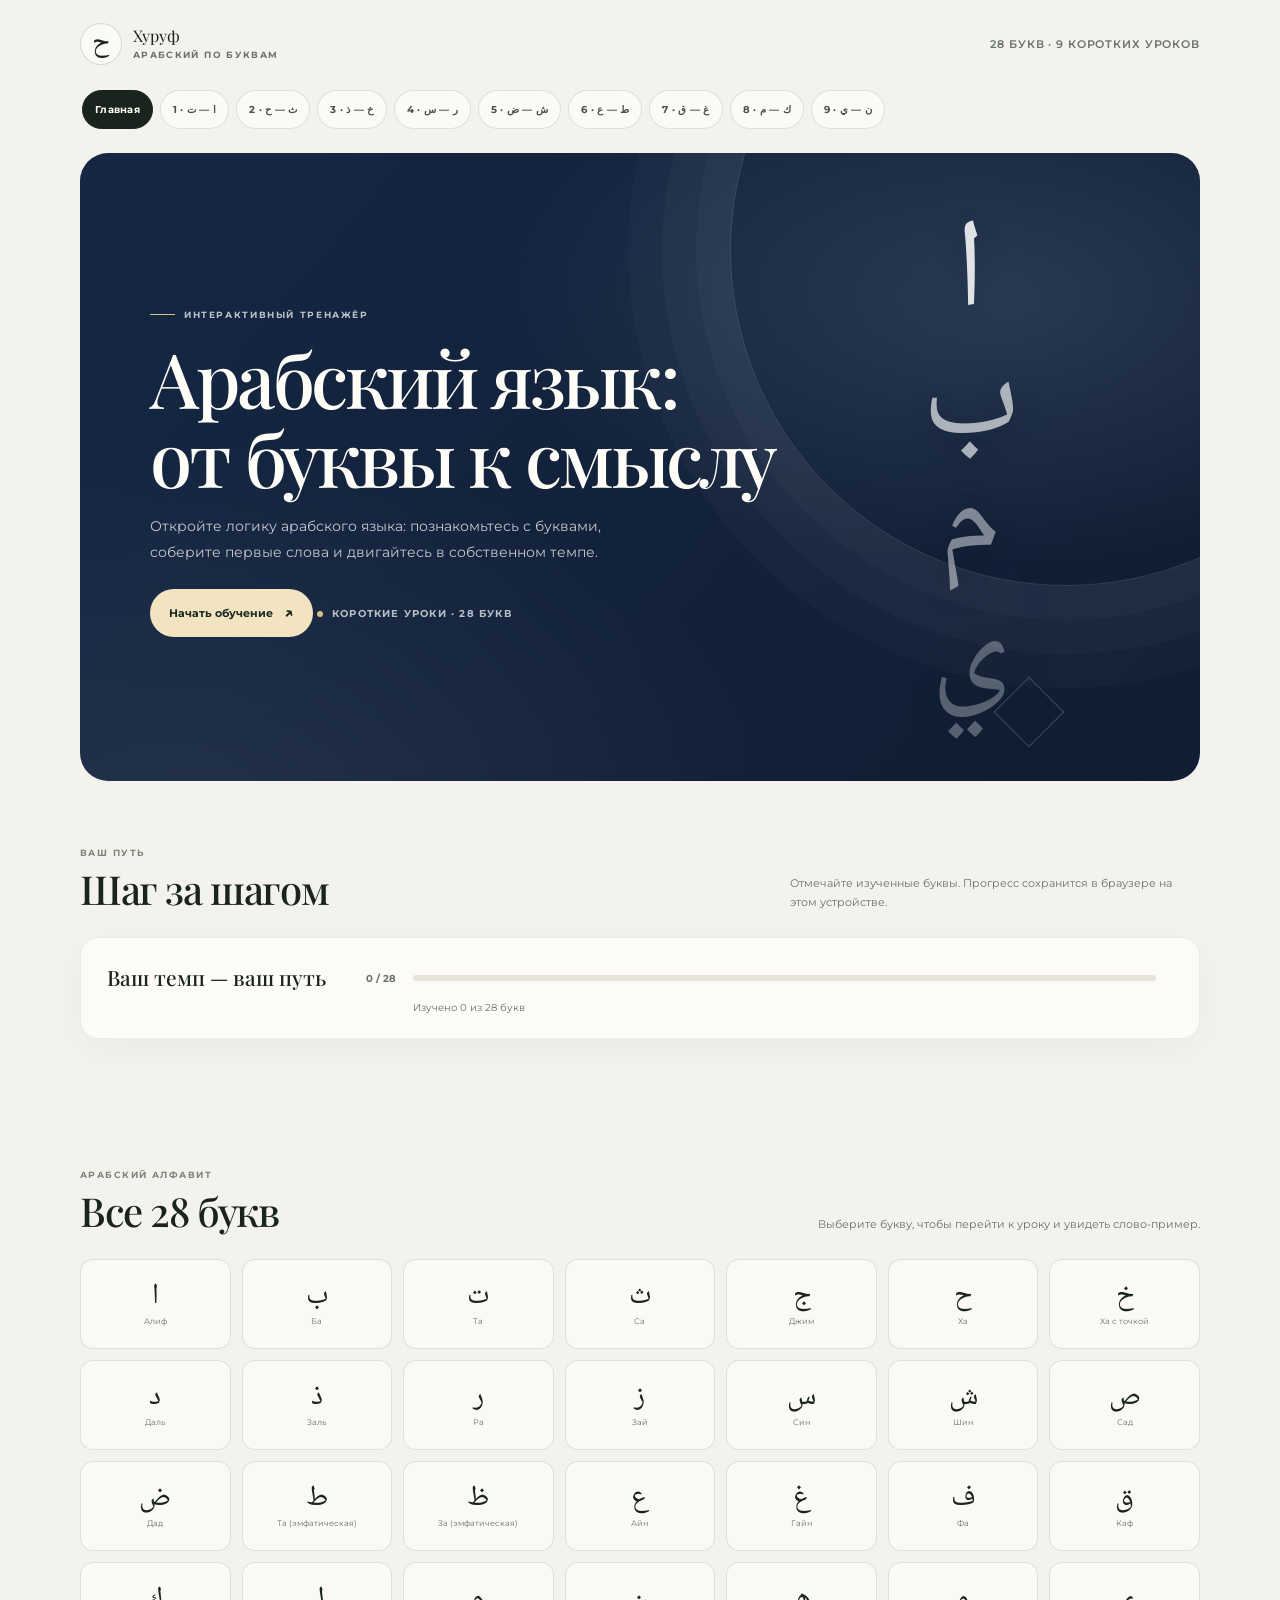
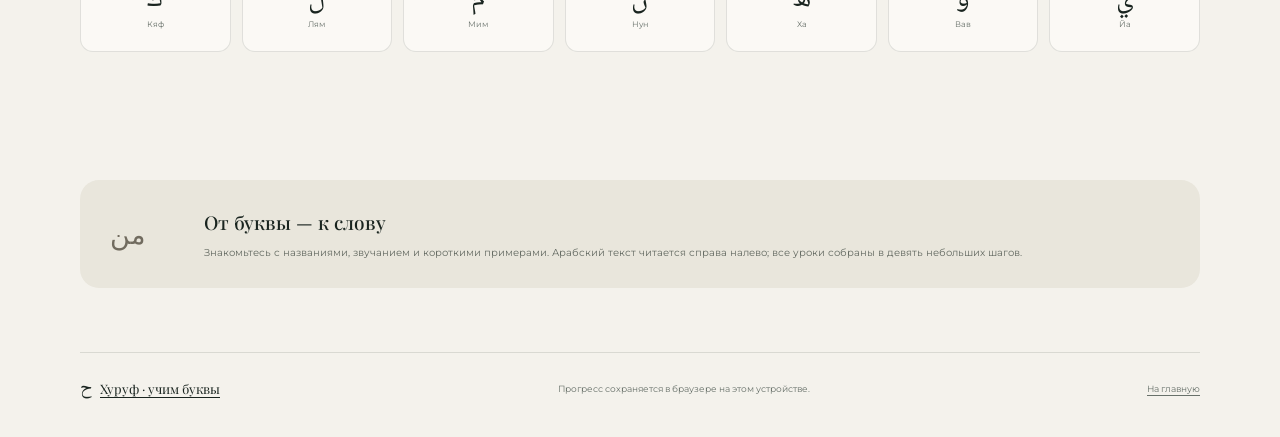
<file: index.html>
<!doctype html>
<html lang="ru">
<head>
  <meta charset="utf-8">
  <meta name="viewport" content="width=device-width, initial-scale=1">
  <meta name="theme-color" content="#f4f2ec">
  <meta name="description" content="Интерактивный тренажёр арабского алфавита: короткие уроки, слова-примеры и сохранение прогресса на этом устройстве.">
  <title>Арабский язык: от буквы к смыслу — Хуруф</title>
  <link rel="icon" href="favicon.svg" type="image/svg+xml">
  <link rel="stylesheet" href="style.css">
</head>
<body data-theme="navy">
<a class="skip-link" href="#main">К содержанию</a>
  <div class="site-shell">
    <header class="site-header">
      <a class="brand" href="index.html" aria-label="Хуруф — на главную">
        <span class="brand__mark" lang="ar" aria-hidden="true">ح</span>
        <span class="brand__text"><span class="brand__name">Хуруф</span><span class="brand__caption">арабский по буквам</span></span>
      </a>
      <span class="header-note">28 букв · 9 коротких уроков</span>
    </header>
    <nav class="page-nav-wrap" aria-label="Навигация по урокам">
      <div class="page-nav">
        <a class="page-nav__link" href="index.html" aria-current="page">Главная</a>
        <a class="page-nav__link" href="page1.html">1 · ا — ت</a>
        <a class="page-nav__link" href="page2.html">2 · ث — ح</a>
        <a class="page-nav__link" href="page3.html">3 · خ — ذ</a>
        <a class="page-nav__link" href="page4.html">4 · ر — س</a>
        <a class="page-nav__link" href="page5.html">5 · ش — ض</a>
        <a class="page-nav__link" href="page6.html">6 · ط — ع</a>
        <a class="page-nav__link" href="page7.html">7 · غ — ق</a>
        <a class="page-nav__link" href="page8.html">8 · ك — م</a>
        <a class="page-nav__link" href="page9.html">9 · ن — ي</a>
      </div>
    </nav>
    <main id="main">
      <section class="hero hero--home" aria-labelledby="home-title">
        <div class="hero__inner">
          <div class="hero__copy">
            <p class="eyebrow">Интерактивный тренажёр</p>
            <h1 id="home-title">Арабский язык:<br>от буквы к смыслу</h1>
            <p class="hero__description">Откройте логику арабского языка: познакомьтесь с буквами, соберите первые слова и двигайтесь в собственном темпе.</p>
            <a class="button" href="page1.html">Начать обучение <span class="button__arrow" aria-hidden="true">↗</span></a>
            <span class="hero__index">Короткие уроки · 28 букв</span>
          </div>
          <div class="hero__art" lang="ar" dir="rtl" aria-hidden="true"><span>ا</span><span>ب</span><span>م</span><span>ي</span></div>
        </div>
      </section>

      <section class="section" aria-labelledby="progress-title">
        <div class="section-heading">
          <div><span class="section-heading__label">Ваш путь</span><h2 id="progress-title">Шаг за шагом</h2></div>
          <p>Отмечайте изученные буквы. Прогресс сохранится в браузере на этом устройстве.</p>
        </div>
        <section class="progress-card" aria-label="Прогресс обучения">
      <div class="progress-card__top">
        <p class="progress-card__title">Ваш темп — ваш путь</p>
        <span class="progress-card__count"><span data-progress-count>0</span> / 28</span>
      </div>
      <div class="progress-track" role="progressbar" aria-label="Изучено букв" aria-valuemin="0" aria-valuemax="28" aria-valuenow="0" aria-valuetext="0 из 28 букв">
        <div class="progress-track__fill" data-progress-bar></div>
      </div>
      <p class="progress-card__note" data-progress-label aria-live="polite">Изучено 0 из 28 букв</p>
    </section>
      </section>

      <section class="section section--compact" aria-labelledby="alphabet-title">
        <div class="section-heading">
          <div><span class="section-heading__label">Арабский алфавит</span><h2 id="alphabet-title">Все 28 букв</h2></div>
          <p>Выберите букву, чтобы перейти к уроку и увидеть слово-пример.</p>
        </div>
        <div class="alphabet-grid">
          <a class="alphabet-tile" href="page1.html#alif" aria-label="Буква Алиф — урок 1"><span class="alphabet-tile__glyph" lang="ar" dir="rtl">ا</span><span class="alphabet-tile__name">Алиф</span></a>
          <a class="alphabet-tile" href="page1.html#ba" aria-label="Буква Ба — урок 1"><span class="alphabet-tile__glyph" lang="ar" dir="rtl">ب</span><span class="alphabet-tile__name">Ба</span></a>
          <a class="alphabet-tile" href="page1.html#ta" aria-label="Буква Та — урок 1"><span class="alphabet-tile__glyph" lang="ar" dir="rtl">ت</span><span class="alphabet-tile__name">Та</span></a>
          <a class="alphabet-tile" href="page2.html#tha" aria-label="Буква Са — урок 2"><span class="alphabet-tile__glyph" lang="ar" dir="rtl">ث</span><span class="alphabet-tile__name">Са</span></a>
          <a class="alphabet-tile" href="page2.html#jim" aria-label="Буква Джим — урок 2"><span class="alphabet-tile__glyph" lang="ar" dir="rtl">ج</span><span class="alphabet-tile__name">Джим</span></a>
          <a class="alphabet-tile" href="page2.html#ha" aria-label="Буква Ха — урок 2"><span class="alphabet-tile__glyph" lang="ar" dir="rtl">ح</span><span class="alphabet-tile__name">Ха</span></a>
          <a class="alphabet-tile" href="page3.html#kha" aria-label="Буква Ха с точкой — урок 3"><span class="alphabet-tile__glyph" lang="ar" dir="rtl">خ</span><span class="alphabet-tile__name">Ха с точкой</span></a>
          <a class="alphabet-tile" href="page3.html#dal" aria-label="Буква Даль — урок 3"><span class="alphabet-tile__glyph" lang="ar" dir="rtl">د</span><span class="alphabet-tile__name">Даль</span></a>
          <a class="alphabet-tile" href="page3.html#dhal" aria-label="Буква Заль — урок 3"><span class="alphabet-tile__glyph" lang="ar" dir="rtl">ذ</span><span class="alphabet-tile__name">Заль</span></a>
          <a class="alphabet-tile" href="page4.html#ra" aria-label="Буква Ра — урок 4"><span class="alphabet-tile__glyph" lang="ar" dir="rtl">ر</span><span class="alphabet-tile__name">Ра</span></a>
          <a class="alphabet-tile" href="page4.html#zay" aria-label="Буква Зай — урок 4"><span class="alphabet-tile__glyph" lang="ar" dir="rtl">ز</span><span class="alphabet-tile__name">Зай</span></a>
          <a class="alphabet-tile" href="page4.html#sin" aria-label="Буква Син — урок 4"><span class="alphabet-tile__glyph" lang="ar" dir="rtl">س</span><span class="alphabet-tile__name">Син</span></a>
          <a class="alphabet-tile" href="page5.html#shin" aria-label="Буква Шин — урок 5"><span class="alphabet-tile__glyph" lang="ar" dir="rtl">ش</span><span class="alphabet-tile__name">Шин</span></a>
          <a class="alphabet-tile" href="page5.html#sad" aria-label="Буква Сад — урок 5"><span class="alphabet-tile__glyph" lang="ar" dir="rtl">ص</span><span class="alphabet-tile__name">Сад</span></a>
          <a class="alphabet-tile" href="page5.html#dad" aria-label="Буква Дад — урок 5"><span class="alphabet-tile__glyph" lang="ar" dir="rtl">ض</span><span class="alphabet-tile__name">Дад</span></a>
          <a class="alphabet-tile" href="page6.html#tta" aria-label="Буква Та (эмфатическая) — урок 6"><span class="alphabet-tile__glyph" lang="ar" dir="rtl">ط</span><span class="alphabet-tile__name">Та (эмфатическая)</span></a>
          <a class="alphabet-tile" href="page6.html#zza" aria-label="Буква За (эмфатическая) — урок 6"><span class="alphabet-tile__glyph" lang="ar" dir="rtl">ظ</span><span class="alphabet-tile__name">За (эмфатическая)</span></a>
          <a class="alphabet-tile" href="page6.html#ayn" aria-label="Буква Айн — урок 6"><span class="alphabet-tile__glyph" lang="ar" dir="rtl">ع</span><span class="alphabet-tile__name">Айн</span></a>
          <a class="alphabet-tile" href="page7.html#ghayn" aria-label="Буква Гайн — урок 7"><span class="alphabet-tile__glyph" lang="ar" dir="rtl">غ</span><span class="alphabet-tile__name">Гайн</span></a>
          <a class="alphabet-tile" href="page7.html#fa" aria-label="Буква Фа — урок 7"><span class="alphabet-tile__glyph" lang="ar" dir="rtl">ف</span><span class="alphabet-tile__name">Фа</span></a>
          <a class="alphabet-tile" href="page7.html#qaf" aria-label="Буква Каф — урок 7"><span class="alphabet-tile__glyph" lang="ar" dir="rtl">ق</span><span class="alphabet-tile__name">Каф</span></a>
          <a class="alphabet-tile" href="page8.html#kaf" aria-label="Буква Кяф — урок 8"><span class="alphabet-tile__glyph" lang="ar" dir="rtl">ك</span><span class="alphabet-tile__name">Кяф</span></a>
          <a class="alphabet-tile" href="page8.html#lam" aria-label="Буква Лям — урок 8"><span class="alphabet-tile__glyph" lang="ar" dir="rtl">ل</span><span class="alphabet-tile__name">Лям</span></a>
          <a class="alphabet-tile" href="page8.html#mim" aria-label="Буква Мим — урок 8"><span class="alphabet-tile__glyph" lang="ar" dir="rtl">م</span><span class="alphabet-tile__name">Мим</span></a>
          <a class="alphabet-tile" href="page9.html#nun" aria-label="Буква Нун — урок 9"><span class="alphabet-tile__glyph" lang="ar" dir="rtl">ن</span><span class="alphabet-tile__name">Нун</span></a>
          <a class="alphabet-tile" href="page9.html#ha2" aria-label="Буква Ха — урок 9"><span class="alphabet-tile__glyph" lang="ar" dir="rtl">ه</span><span class="alphabet-tile__name">Ха</span></a>
          <a class="alphabet-tile" href="page9.html#waw" aria-label="Буква Вав — урок 9"><span class="alphabet-tile__glyph" lang="ar" dir="rtl">و</span><span class="alphabet-tile__name">Вав</span></a>
          <a class="alphabet-tile" href="page9.html#ya" aria-label="Буква Йа — урок 9"><span class="alphabet-tile__glyph" lang="ar" dir="rtl">ي</span><span class="alphabet-tile__name">Йа</span></a>
        </div>
      </section>

      <section class="section section--compact" aria-labelledby="about-title">
        <div class="info-strip">
          <span class="info-strip__number" lang="ar" aria-hidden="true">من</span>
          <div><h3 id="about-title">От буквы — к слову</h3><p>Знакомьтесь с названиями, звучанием и короткими примерами. Арабский текст читается справа налево; все уроки собраны в девять небольших шагов.</p></div>
        </div>
      </section>
    </main>
<footer class="site-footer">
      <a class="site-footer__brand" href="index.html"><span class="site-footer__mark" lang="ar" aria-hidden="true">ح</span> Хуруф · учим буквы</a>
      <span>Прогресс сохраняется в браузере на этом устройстве.</span>
      <a href="index.html">На главную</a>
    </footer>
  </div>
  <script src="app.js" defer></script>
</body>
</html>
</file>
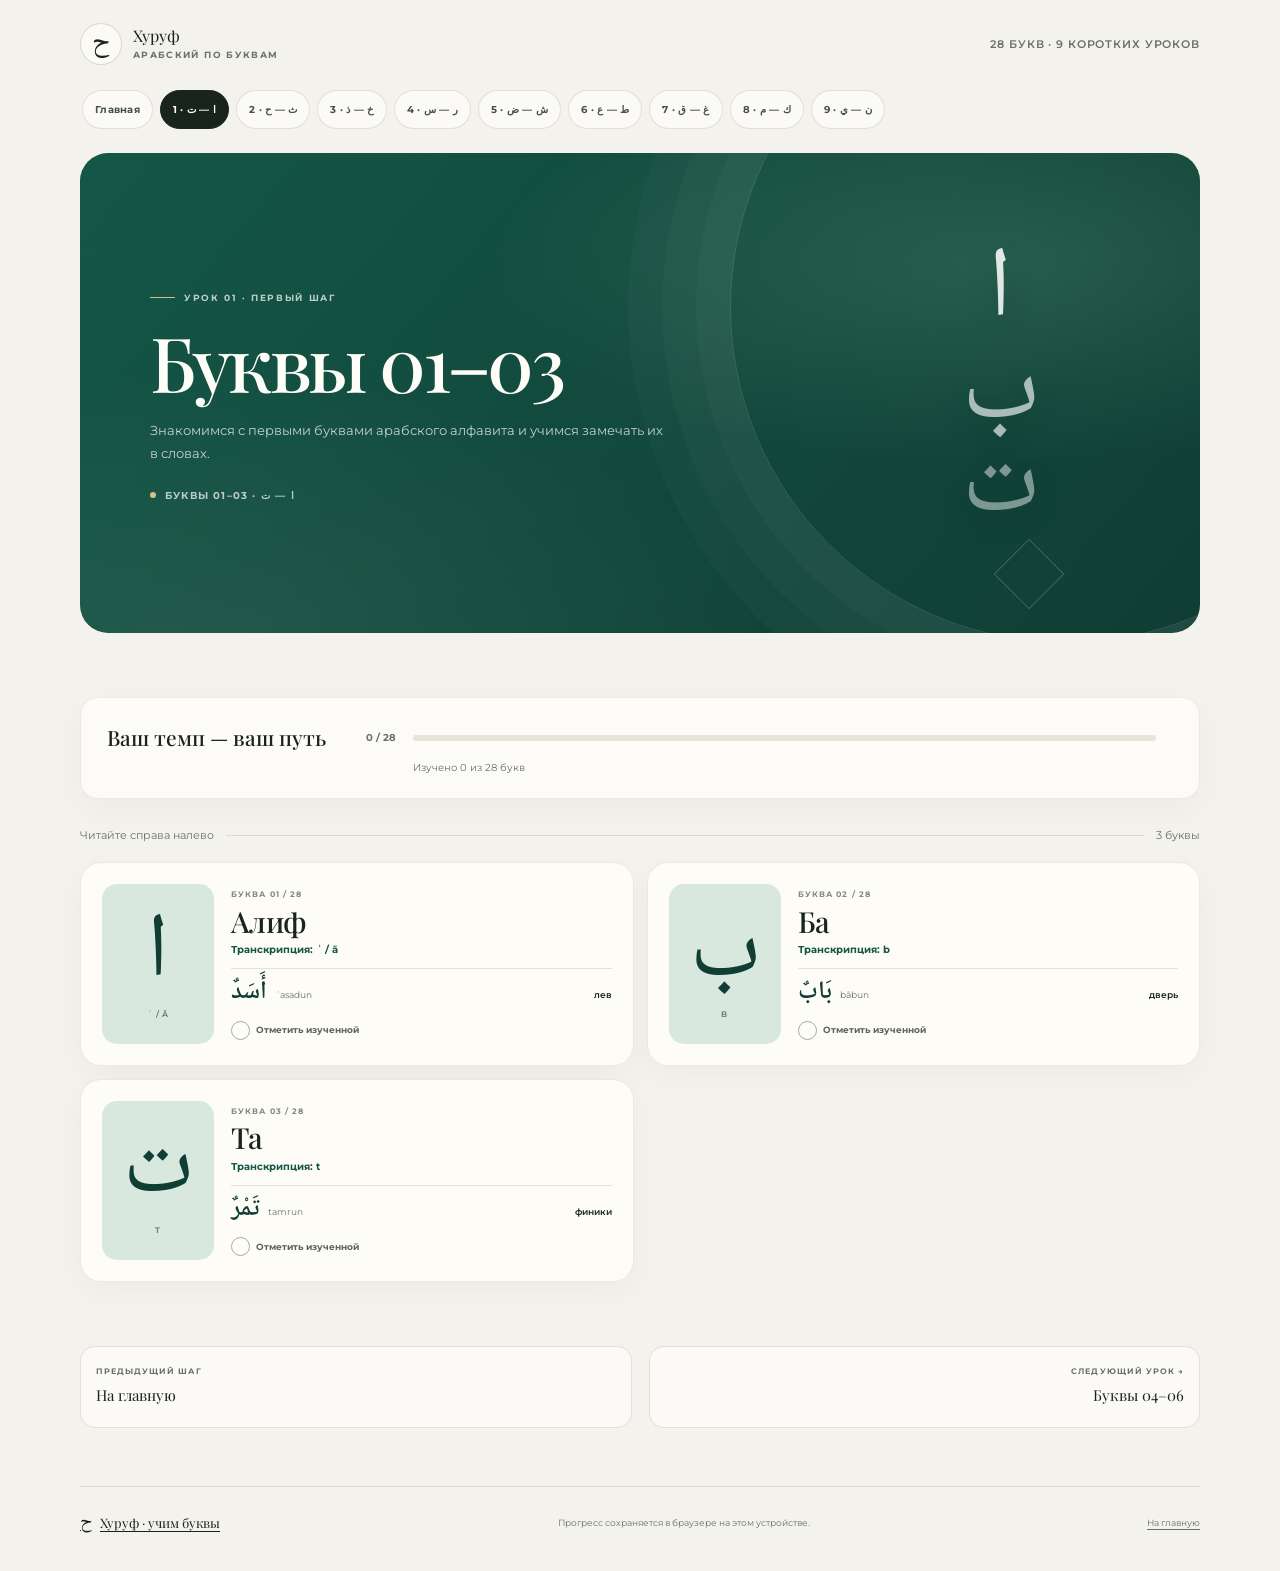
<file: page1.html>
<!doctype html>
<html lang="ru">
<head>
  <meta charset="utf-8">
  <meta name="viewport" content="width=device-width, initial-scale=1">
  <meta name="theme-color" content="#f4f2ec">
  <meta name="description" content="Урок 1 арабского алфавита: буквы ا — ت, транскрипция и примеры слов.">
  <title>Урок 1: Буквы 01–03 — Хуруф</title>
  <link rel="icon" href="favicon.svg" type="image/svg+xml">
  <link rel="stylesheet" href="style.css">
</head>
<body data-theme="emerald">
<a class="skip-link" href="#main">К содержанию</a>
  <div class="site-shell">
    <header class="site-header">
      <a class="brand" href="index.html" aria-label="Хуруф — на главную">
        <span class="brand__mark" lang="ar" aria-hidden="true">ح</span>
        <span class="brand__text"><span class="brand__name">Хуруф</span><span class="brand__caption">арабский по буквам</span></span>
      </a>
      <span class="header-note">28 букв · 9 коротких уроков</span>
    </header>
    <nav class="page-nav-wrap" aria-label="Навигация по урокам">
      <div class="page-nav">
        <a class="page-nav__link" href="index.html">Главная</a>
        <a class="page-nav__link" href="page1.html" aria-current="page">1 · ا — ت</a>
        <a class="page-nav__link" href="page2.html">2 · ث — ح</a>
        <a class="page-nav__link" href="page3.html">3 · خ — ذ</a>
        <a class="page-nav__link" href="page4.html">4 · ر — س</a>
        <a class="page-nav__link" href="page5.html">5 · ش — ض</a>
        <a class="page-nav__link" href="page6.html">6 · ط — ع</a>
        <a class="page-nav__link" href="page7.html">7 · غ — ق</a>
        <a class="page-nav__link" href="page8.html">8 · ك — م</a>
        <a class="page-nav__link" href="page9.html">9 · ن — ي</a>
      </div>
    </nav>
    <main id="main">
      <section class="hero" aria-labelledby="lesson-title">
        <div class="hero__inner">
          <div class="hero__copy">
            <p class="eyebrow">Урок 01 · Первый шаг</p>
            <h1 id="lesson-title">Буквы 01–03</h1>
            <p class="hero__description">Знакомимся с первыми буквами арабского алфавита и учимся замечать их в словах.</p>
            <span class="hero__index">Буквы 01–03 · ا — ت</span>
          </div>
          <div class="hero__art" lang="ar" dir="rtl" aria-hidden="true"><span>ا</span><span>ب</span><span>ت</span></div>
        </div>
      </section>

      <section class="section section--compact" aria-label="Прогресс обучения">
        <section class="progress-card" aria-label="Прогресс обучения">
      <div class="progress-card__top">
        <p class="progress-card__title">Ваш темп — ваш путь</p>
        <span class="progress-card__count"><span data-progress-count>0</span> / 28</span>
      </div>
      <div class="progress-track" role="progressbar" aria-label="Изучено букв" aria-valuemin="0" aria-valuemax="28" aria-valuenow="0" aria-valuetext="0 из 28 букв">
        <div class="progress-track__fill" data-progress-bar></div>
      </div>
      <p class="progress-card__note" data-progress-label aria-live="polite">Изучено 0 из 28 букв</p>
    </section>
        <div class="lesson-intro"><span>Читайте справа налево</span><span class="lesson-intro__rule" aria-hidden="true"></span><span>3 буквы</span></div>
        <div class="letter-list">
      <article class="letter-card" id="alif" aria-labelledby="name-alif">
        <div class="letter-card__glyph-wrap">
          <span class="letter-card__glyph" lang="ar" dir="rtl" aria-label="Буква Алиф">ا</span>
          <span class="letter-card__latin">ʾ / ā</span>
        </div>
        <div class="letter-card__body">
          <span class="letter-card__number">Буква 01 / 28</span>
          <h2 id="name-alif">Алиф</h2>
          <p class="letter-card__transcription">Транскрипция: ʾ / ā</p>
          <div class="example" aria-label="Пример слова">
            <span class="example__arabic" lang="ar" dir="rtl">أَسَدٌ</span>
            <span class="example__latin">ʾasadun</span>
            <span class="example__meaning">лев</span>
          </div>
          <button class="learn-button" type="button" data-letter-id="alif" aria-pressed="false">
            <span data-learn-label>Отметить изученной</span>
          </button>
        </div>
      </article>
      <article class="letter-card" id="ba" aria-labelledby="name-ba">
        <div class="letter-card__glyph-wrap">
          <span class="letter-card__glyph" lang="ar" dir="rtl" aria-label="Буква Ба">ب</span>
          <span class="letter-card__latin">b</span>
        </div>
        <div class="letter-card__body">
          <span class="letter-card__number">Буква 02 / 28</span>
          <h2 id="name-ba">Ба</h2>
          <p class="letter-card__transcription">Транскрипция: b</p>
          <div class="example" aria-label="Пример слова">
            <span class="example__arabic" lang="ar" dir="rtl">بَابٌ</span>
            <span class="example__latin">bābun</span>
            <span class="example__meaning">дверь</span>
          </div>
          <button class="learn-button" type="button" data-letter-id="ba" aria-pressed="false">
            <span data-learn-label>Отметить изученной</span>
          </button>
        </div>
      </article>
      <article class="letter-card" id="ta" aria-labelledby="name-ta">
        <div class="letter-card__glyph-wrap">
          <span class="letter-card__glyph" lang="ar" dir="rtl" aria-label="Буква Та">ت</span>
          <span class="letter-card__latin">t</span>
        </div>
        <div class="letter-card__body">
          <span class="letter-card__number">Буква 03 / 28</span>
          <h2 id="name-ta">Та</h2>
          <p class="letter-card__transcription">Транскрипция: t</p>
          <div class="example" aria-label="Пример слова">
            <span class="example__arabic" lang="ar" dir="rtl">تَمْرٌ</span>
            <span class="example__latin">tamrun</span>
            <span class="example__meaning">финики</span>
          </div>
          <button class="learn-button" type="button" data-letter-id="ta" aria-pressed="false">
            <span data-learn-label>Отметить изученной</span>
          </button>
        </div>
      </article>
        </div>
      </section>

      <nav class="lesson-pager" aria-label="Переход между уроками">
        <a class="pager-link" href="index.html"><span class="pager-link__direction">Предыдущий шаг</span><span class="pager-link__title">На главную</span></a>
        <a class="pager-link pager-link--next" href="page2.html"><span class="pager-link__direction">Следующий урок →</span><span class="pager-link__title">Буквы 04–06</span></a>
      </nav>
    </main>
<footer class="site-footer">
      <a class="site-footer__brand" href="index.html"><span class="site-footer__mark" lang="ar" aria-hidden="true">ح</span> Хуруф · учим буквы</a>
      <span>Прогресс сохраняется в браузере на этом устройстве.</span>
      <a href="index.html">На главную</a>
    </footer>
  </div>
  <script src="app.js" defer></script>
</body>
</html>
</file>
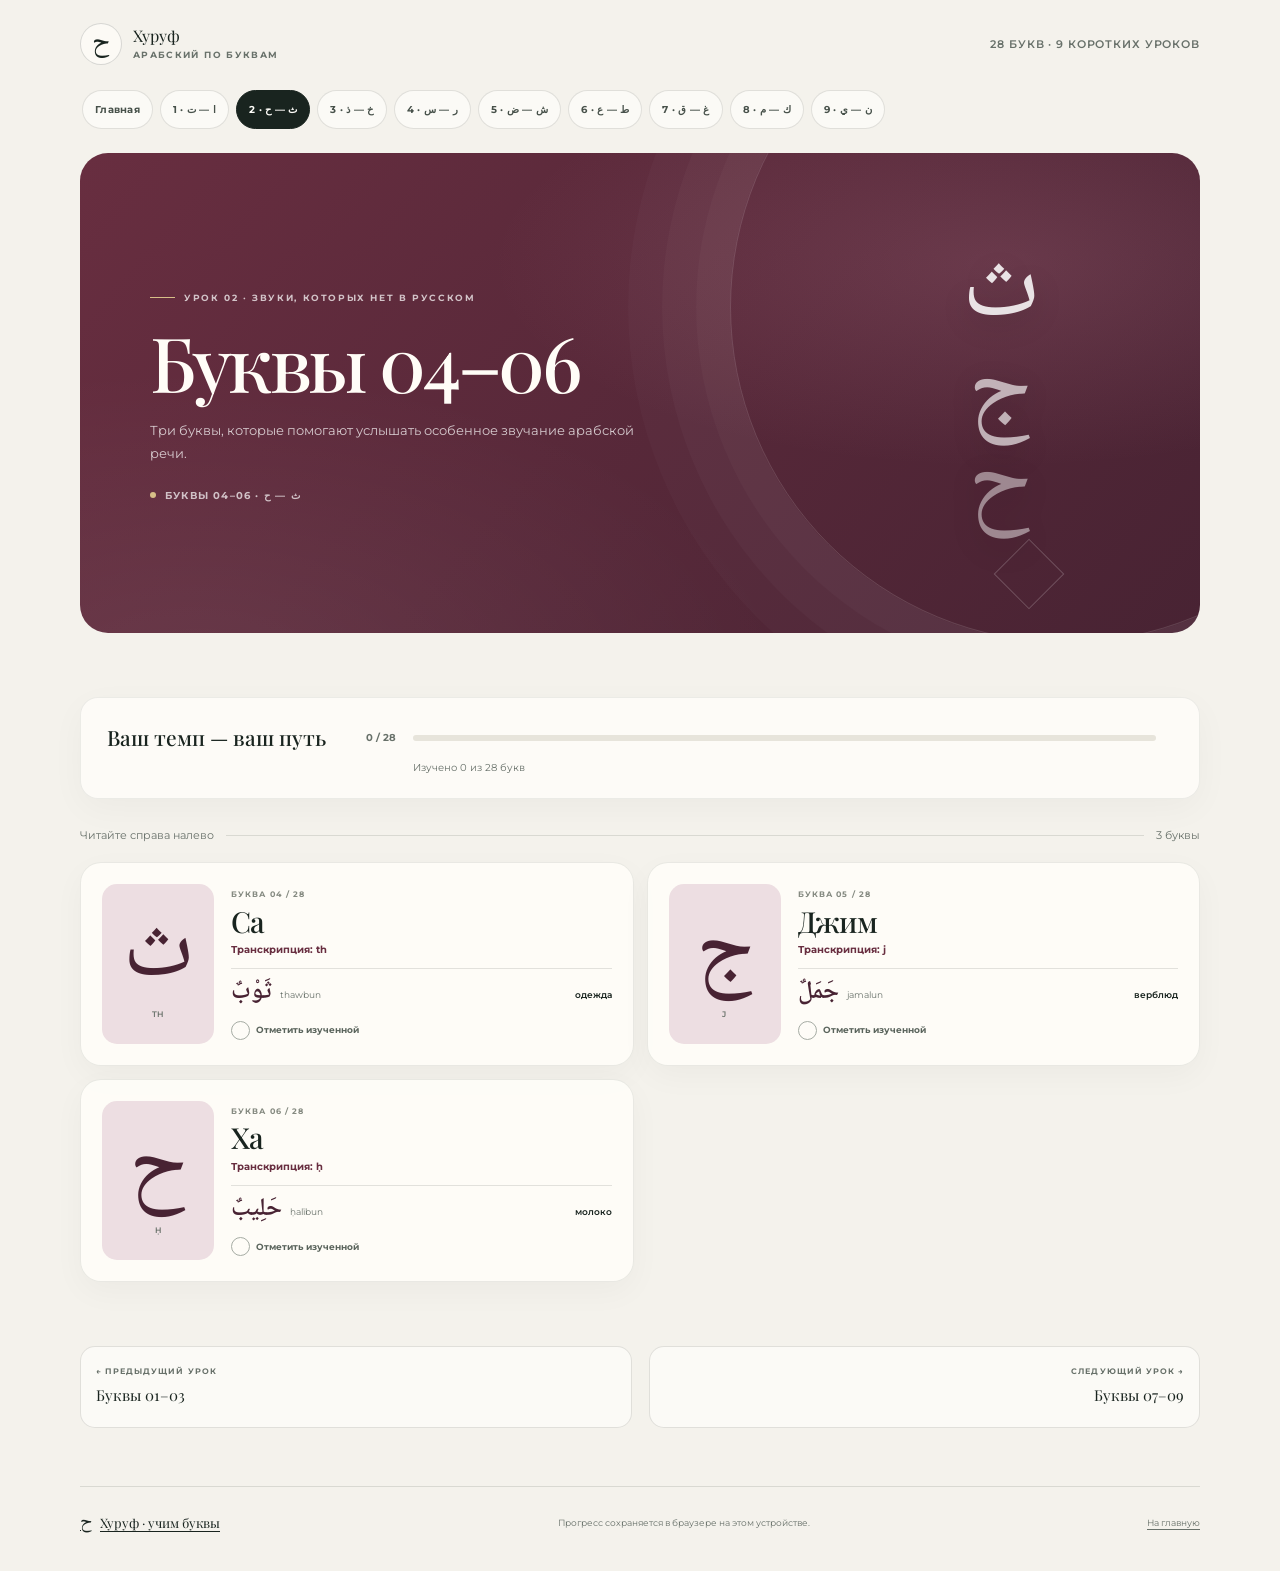
<file: page2.html>
<!doctype html>
<html lang="ru">
<head>
  <meta charset="utf-8">
  <meta name="viewport" content="width=device-width, initial-scale=1">
  <meta name="theme-color" content="#f4f2ec">
  <meta name="description" content="Урок 2 арабского алфавита: буквы ث — ح, транскрипция и примеры слов.">
  <title>Урок 2: Буквы 04–06 — Хуруф</title>
  <link rel="icon" href="favicon.svg" type="image/svg+xml">
  <link rel="stylesheet" href="style.css">
</head>
<body data-theme="burgundy">
<a class="skip-link" href="#main">К содержанию</a>
  <div class="site-shell">
    <header class="site-header">
      <a class="brand" href="index.html" aria-label="Хуруф — на главную">
        <span class="brand__mark" lang="ar" aria-hidden="true">ح</span>
        <span class="brand__text"><span class="brand__name">Хуруф</span><span class="brand__caption">арабский по буквам</span></span>
      </a>
      <span class="header-note">28 букв · 9 коротких уроков</span>
    </header>
    <nav class="page-nav-wrap" aria-label="Навигация по урокам">
      <div class="page-nav">
        <a class="page-nav__link" href="index.html">Главная</a>
        <a class="page-nav__link" href="page1.html">1 · ا — ت</a>
        <a class="page-nav__link" href="page2.html" aria-current="page">2 · ث — ح</a>
        <a class="page-nav__link" href="page3.html">3 · خ — ذ</a>
        <a class="page-nav__link" href="page4.html">4 · ر — س</a>
        <a class="page-nav__link" href="page5.html">5 · ش — ض</a>
        <a class="page-nav__link" href="page6.html">6 · ط — ع</a>
        <a class="page-nav__link" href="page7.html">7 · غ — ق</a>
        <a class="page-nav__link" href="page8.html">8 · ك — م</a>
        <a class="page-nav__link" href="page9.html">9 · ن — ي</a>
      </div>
    </nav>
    <main id="main">
      <section class="hero" aria-labelledby="lesson-title">
        <div class="hero__inner">
          <div class="hero__copy">
            <p class="eyebrow">Урок 02 · Звуки, которых нет в русском</p>
            <h1 id="lesson-title">Буквы 04–06</h1>
            <p class="hero__description">Три буквы, которые помогают услышать особенное звучание арабской речи.</p>
            <span class="hero__index">Буквы 04–06 · ث — ح</span>
          </div>
          <div class="hero__art" lang="ar" dir="rtl" aria-hidden="true"><span>ث</span><span>ج</span><span>ح</span></div>
        </div>
      </section>

      <section class="section section--compact" aria-label="Прогресс обучения">
        <section class="progress-card" aria-label="Прогресс обучения">
      <div class="progress-card__top">
        <p class="progress-card__title">Ваш темп — ваш путь</p>
        <span class="progress-card__count"><span data-progress-count>0</span> / 28</span>
      </div>
      <div class="progress-track" role="progressbar" aria-label="Изучено букв" aria-valuemin="0" aria-valuemax="28" aria-valuenow="0" aria-valuetext="0 из 28 букв">
        <div class="progress-track__fill" data-progress-bar></div>
      </div>
      <p class="progress-card__note" data-progress-label aria-live="polite">Изучено 0 из 28 букв</p>
    </section>
        <div class="lesson-intro"><span>Читайте справа налево</span><span class="lesson-intro__rule" aria-hidden="true"></span><span>3 буквы</span></div>
        <div class="letter-list">
      <article class="letter-card" id="tha" aria-labelledby="name-tha">
        <div class="letter-card__glyph-wrap">
          <span class="letter-card__glyph" lang="ar" dir="rtl" aria-label="Буква Са">ث</span>
          <span class="letter-card__latin">th</span>
        </div>
        <div class="letter-card__body">
          <span class="letter-card__number">Буква 04 / 28</span>
          <h2 id="name-tha">Са</h2>
          <p class="letter-card__transcription">Транскрипция: th</p>
          <div class="example" aria-label="Пример слова">
            <span class="example__arabic" lang="ar" dir="rtl">ثَوْبٌ</span>
            <span class="example__latin">thawbun</span>
            <span class="example__meaning">одежда</span>
          </div>
          <button class="learn-button" type="button" data-letter-id="tha" aria-pressed="false">
            <span data-learn-label>Отметить изученной</span>
          </button>
        </div>
      </article>
      <article class="letter-card" id="jim" aria-labelledby="name-jim">
        <div class="letter-card__glyph-wrap">
          <span class="letter-card__glyph" lang="ar" dir="rtl" aria-label="Буква Джим">ج</span>
          <span class="letter-card__latin">j</span>
        </div>
        <div class="letter-card__body">
          <span class="letter-card__number">Буква 05 / 28</span>
          <h2 id="name-jim">Джим</h2>
          <p class="letter-card__transcription">Транскрипция: j</p>
          <div class="example" aria-label="Пример слова">
            <span class="example__arabic" lang="ar" dir="rtl">جَمَلٌ</span>
            <span class="example__latin">jamalun</span>
            <span class="example__meaning">верблюд</span>
          </div>
          <button class="learn-button" type="button" data-letter-id="jim" aria-pressed="false">
            <span data-learn-label>Отметить изученной</span>
          </button>
        </div>
      </article>
      <article class="letter-card" id="ha" aria-labelledby="name-ha">
        <div class="letter-card__glyph-wrap">
          <span class="letter-card__glyph" lang="ar" dir="rtl" aria-label="Буква Ха">ح</span>
          <span class="letter-card__latin">ḥ</span>
        </div>
        <div class="letter-card__body">
          <span class="letter-card__number">Буква 06 / 28</span>
          <h2 id="name-ha">Ха</h2>
          <p class="letter-card__transcription">Транскрипция: ḥ</p>
          <div class="example" aria-label="Пример слова">
            <span class="example__arabic" lang="ar" dir="rtl">حَلِيبٌ</span>
            <span class="example__latin">ḥalībun</span>
            <span class="example__meaning">молоко</span>
          </div>
          <button class="learn-button" type="button" data-letter-id="ha" aria-pressed="false">
            <span data-learn-label>Отметить изученной</span>
          </button>
        </div>
      </article>
        </div>
      </section>

      <nav class="lesson-pager" aria-label="Переход между уроками">
        <a class="pager-link" href="page1.html"><span class="pager-link__direction">← Предыдущий урок</span><span class="pager-link__title">Буквы 01–03</span></a>
        <a class="pager-link pager-link--next" href="page3.html"><span class="pager-link__direction">Следующий урок →</span><span class="pager-link__title">Буквы 07–09</span></a>
      </nav>
    </main>
<footer class="site-footer">
      <a class="site-footer__brand" href="index.html"><span class="site-footer__mark" lang="ar" aria-hidden="true">ح</span> Хуруф · учим буквы</a>
      <span>Прогресс сохраняется в браузере на этом устройстве.</span>
      <a href="index.html">На главную</a>
    </footer>
  </div>
  <script src="app.js" defer></script>
</body>
</html>
</file>
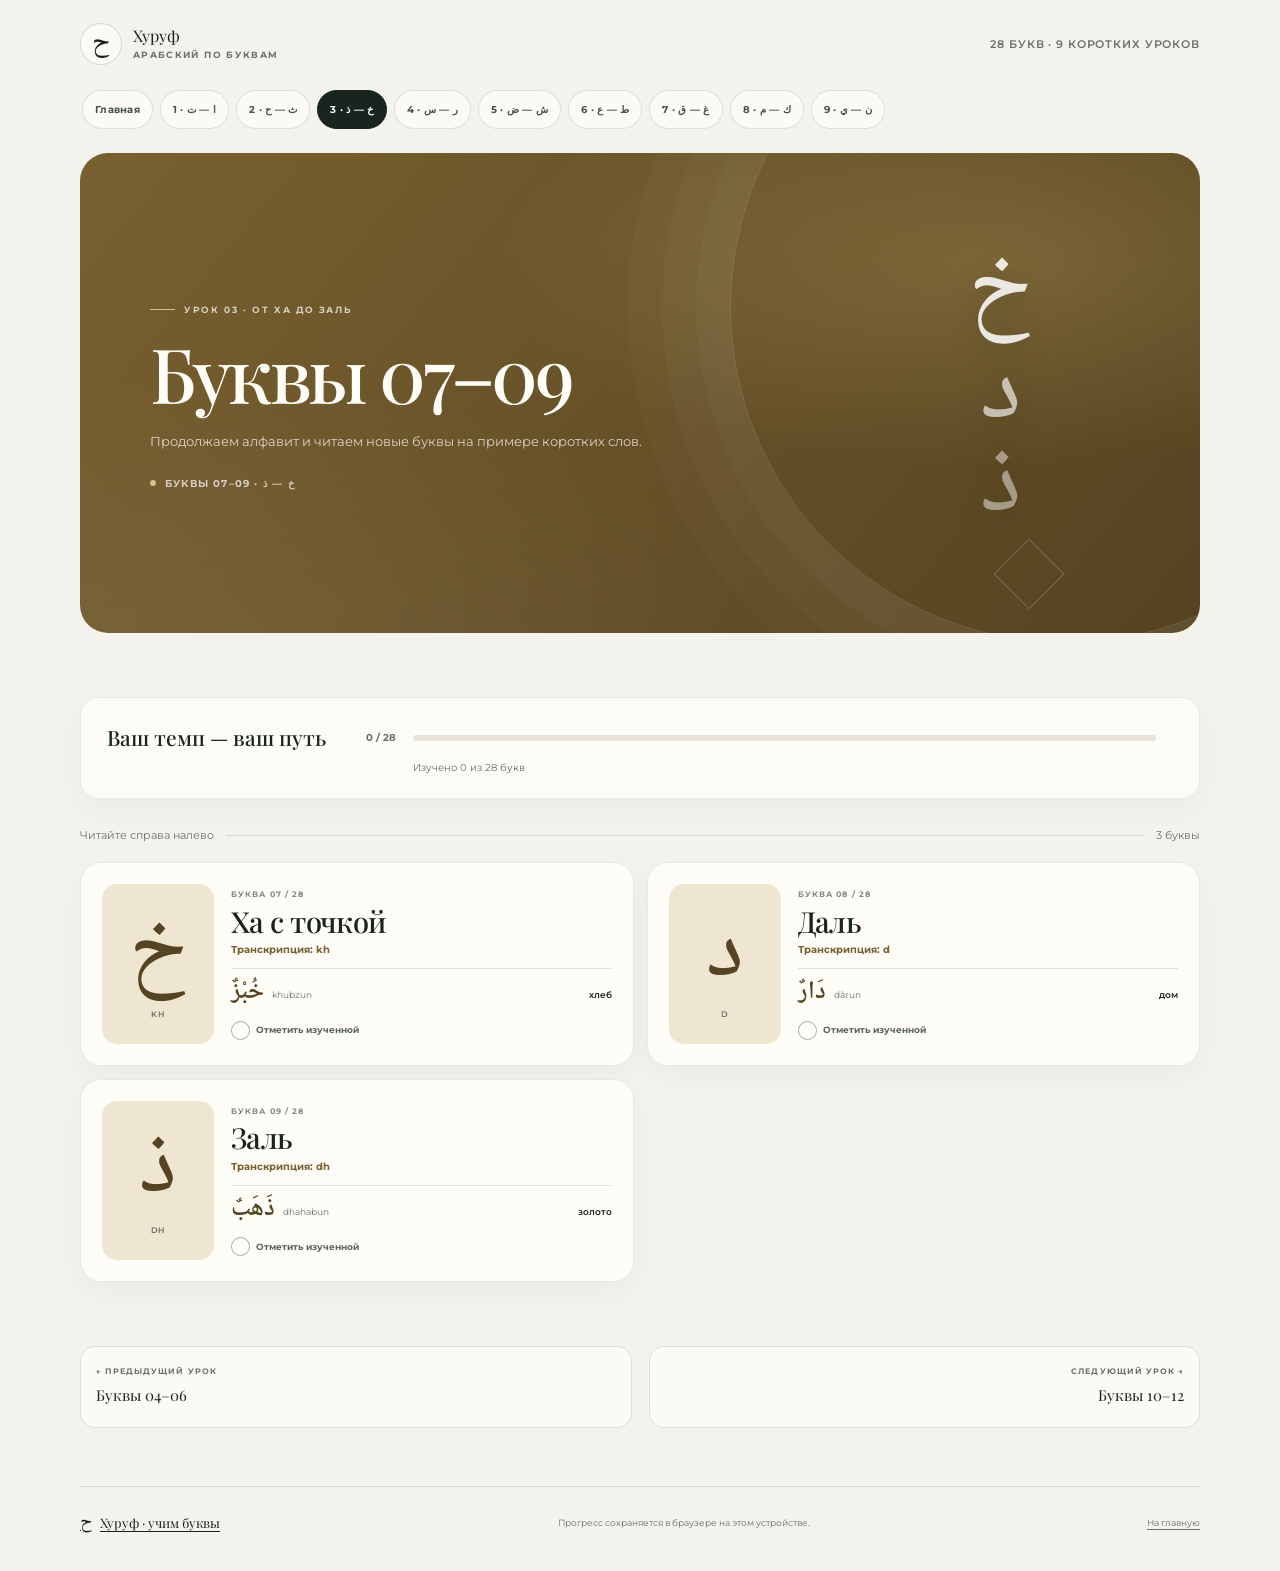
<file: page3.html>
<!doctype html>
<html lang="ru">
<head>
  <meta charset="utf-8">
  <meta name="viewport" content="width=device-width, initial-scale=1">
  <meta name="theme-color" content="#f4f2ec">
  <meta name="description" content="Урок 3 арабского алфавита: буквы خ — ذ, транскрипция и примеры слов.">
  <title>Урок 3: Буквы 07–09 — Хуруф</title>
  <link rel="icon" href="favicon.svg" type="image/svg+xml">
  <link rel="stylesheet" href="style.css">
</head>
<body data-theme="sand">
<a class="skip-link" href="#main">К содержанию</a>
  <div class="site-shell">
    <header class="site-header">
      <a class="brand" href="index.html" aria-label="Хуруф — на главную">
        <span class="brand__mark" lang="ar" aria-hidden="true">ح</span>
        <span class="brand__text"><span class="brand__name">Хуруф</span><span class="brand__caption">арабский по буквам</span></span>
      </a>
      <span class="header-note">28 букв · 9 коротких уроков</span>
    </header>
    <nav class="page-nav-wrap" aria-label="Навигация по урокам">
      <div class="page-nav">
        <a class="page-nav__link" href="index.html">Главная</a>
        <a class="page-nav__link" href="page1.html">1 · ا — ت</a>
        <a class="page-nav__link" href="page2.html">2 · ث — ح</a>
        <a class="page-nav__link" href="page3.html" aria-current="page">3 · خ — ذ</a>
        <a class="page-nav__link" href="page4.html">4 · ر — س</a>
        <a class="page-nav__link" href="page5.html">5 · ش — ض</a>
        <a class="page-nav__link" href="page6.html">6 · ط — ع</a>
        <a class="page-nav__link" href="page7.html">7 · غ — ق</a>
        <a class="page-nav__link" href="page8.html">8 · ك — م</a>
        <a class="page-nav__link" href="page9.html">9 · ن — ي</a>
      </div>
    </nav>
    <main id="main">
      <section class="hero" aria-labelledby="lesson-title">
        <div class="hero__inner">
          <div class="hero__copy">
            <p class="eyebrow">Урок 03 · От ха до заль</p>
            <h1 id="lesson-title">Буквы 07–09</h1>
            <p class="hero__description">Продолжаем алфавит и читаем новые буквы на примере коротких слов.</p>
            <span class="hero__index">Буквы 07–09 · خ — ذ</span>
          </div>
          <div class="hero__art" lang="ar" dir="rtl" aria-hidden="true"><span>خ</span><span>د</span><span>ذ</span></div>
        </div>
      </section>

      <section class="section section--compact" aria-label="Прогресс обучения">
        <section class="progress-card" aria-label="Прогресс обучения">
      <div class="progress-card__top">
        <p class="progress-card__title">Ваш темп — ваш путь</p>
        <span class="progress-card__count"><span data-progress-count>0</span> / 28</span>
      </div>
      <div class="progress-track" role="progressbar" aria-label="Изучено букв" aria-valuemin="0" aria-valuemax="28" aria-valuenow="0" aria-valuetext="0 из 28 букв">
        <div class="progress-track__fill" data-progress-bar></div>
      </div>
      <p class="progress-card__note" data-progress-label aria-live="polite">Изучено 0 из 28 букв</p>
    </section>
        <div class="lesson-intro"><span>Читайте справа налево</span><span class="lesson-intro__rule" aria-hidden="true"></span><span>3 буквы</span></div>
        <div class="letter-list">
      <article class="letter-card" id="kha" aria-labelledby="name-kha">
        <div class="letter-card__glyph-wrap">
          <span class="letter-card__glyph" lang="ar" dir="rtl" aria-label="Буква Ха с точкой">خ</span>
          <span class="letter-card__latin">kh</span>
        </div>
        <div class="letter-card__body">
          <span class="letter-card__number">Буква 07 / 28</span>
          <h2 id="name-kha">Ха с точкой</h2>
          <p class="letter-card__transcription">Транскрипция: kh</p>
          <div class="example" aria-label="Пример слова">
            <span class="example__arabic" lang="ar" dir="rtl">خُبْزٌ</span>
            <span class="example__latin">khubzun</span>
            <span class="example__meaning">хлеб</span>
          </div>
          <button class="learn-button" type="button" data-letter-id="kha" aria-pressed="false">
            <span data-learn-label>Отметить изученной</span>
          </button>
        </div>
      </article>
      <article class="letter-card" id="dal" aria-labelledby="name-dal">
        <div class="letter-card__glyph-wrap">
          <span class="letter-card__glyph" lang="ar" dir="rtl" aria-label="Буква Даль">د</span>
          <span class="letter-card__latin">d</span>
        </div>
        <div class="letter-card__body">
          <span class="letter-card__number">Буква 08 / 28</span>
          <h2 id="name-dal">Даль</h2>
          <p class="letter-card__transcription">Транскрипция: d</p>
          <div class="example" aria-label="Пример слова">
            <span class="example__arabic" lang="ar" dir="rtl">دَارٌ</span>
            <span class="example__latin">dārun</span>
            <span class="example__meaning">дом</span>
          </div>
          <button class="learn-button" type="button" data-letter-id="dal" aria-pressed="false">
            <span data-learn-label>Отметить изученной</span>
          </button>
        </div>
      </article>
      <article class="letter-card" id="dhal" aria-labelledby="name-dhal">
        <div class="letter-card__glyph-wrap">
          <span class="letter-card__glyph" lang="ar" dir="rtl" aria-label="Буква Заль">ذ</span>
          <span class="letter-card__latin">dh</span>
        </div>
        <div class="letter-card__body">
          <span class="letter-card__number">Буква 09 / 28</span>
          <h2 id="name-dhal">Заль</h2>
          <p class="letter-card__transcription">Транскрипция: dh</p>
          <div class="example" aria-label="Пример слова">
            <span class="example__arabic" lang="ar" dir="rtl">ذَهَبٌ</span>
            <span class="example__latin">dhahabun</span>
            <span class="example__meaning">золото</span>
          </div>
          <button class="learn-button" type="button" data-letter-id="dhal" aria-pressed="false">
            <span data-learn-label>Отметить изученной</span>
          </button>
        </div>
      </article>
        </div>
      </section>

      <nav class="lesson-pager" aria-label="Переход между уроками">
        <a class="pager-link" href="page2.html"><span class="pager-link__direction">← Предыдущий урок</span><span class="pager-link__title">Буквы 04–06</span></a>
        <a class="pager-link pager-link--next" href="page4.html"><span class="pager-link__direction">Следующий урок →</span><span class="pager-link__title">Буквы 10–12</span></a>
      </nav>
    </main>
<footer class="site-footer">
      <a class="site-footer__brand" href="index.html"><span class="site-footer__mark" lang="ar" aria-hidden="true">ح</span> Хуруф · учим буквы</a>
      <span>Прогресс сохраняется в браузере на этом устройстве.</span>
      <a href="index.html">На главную</a>
    </footer>
  </div>
  <script src="app.js" defer></script>
</body>
</html>
</file>
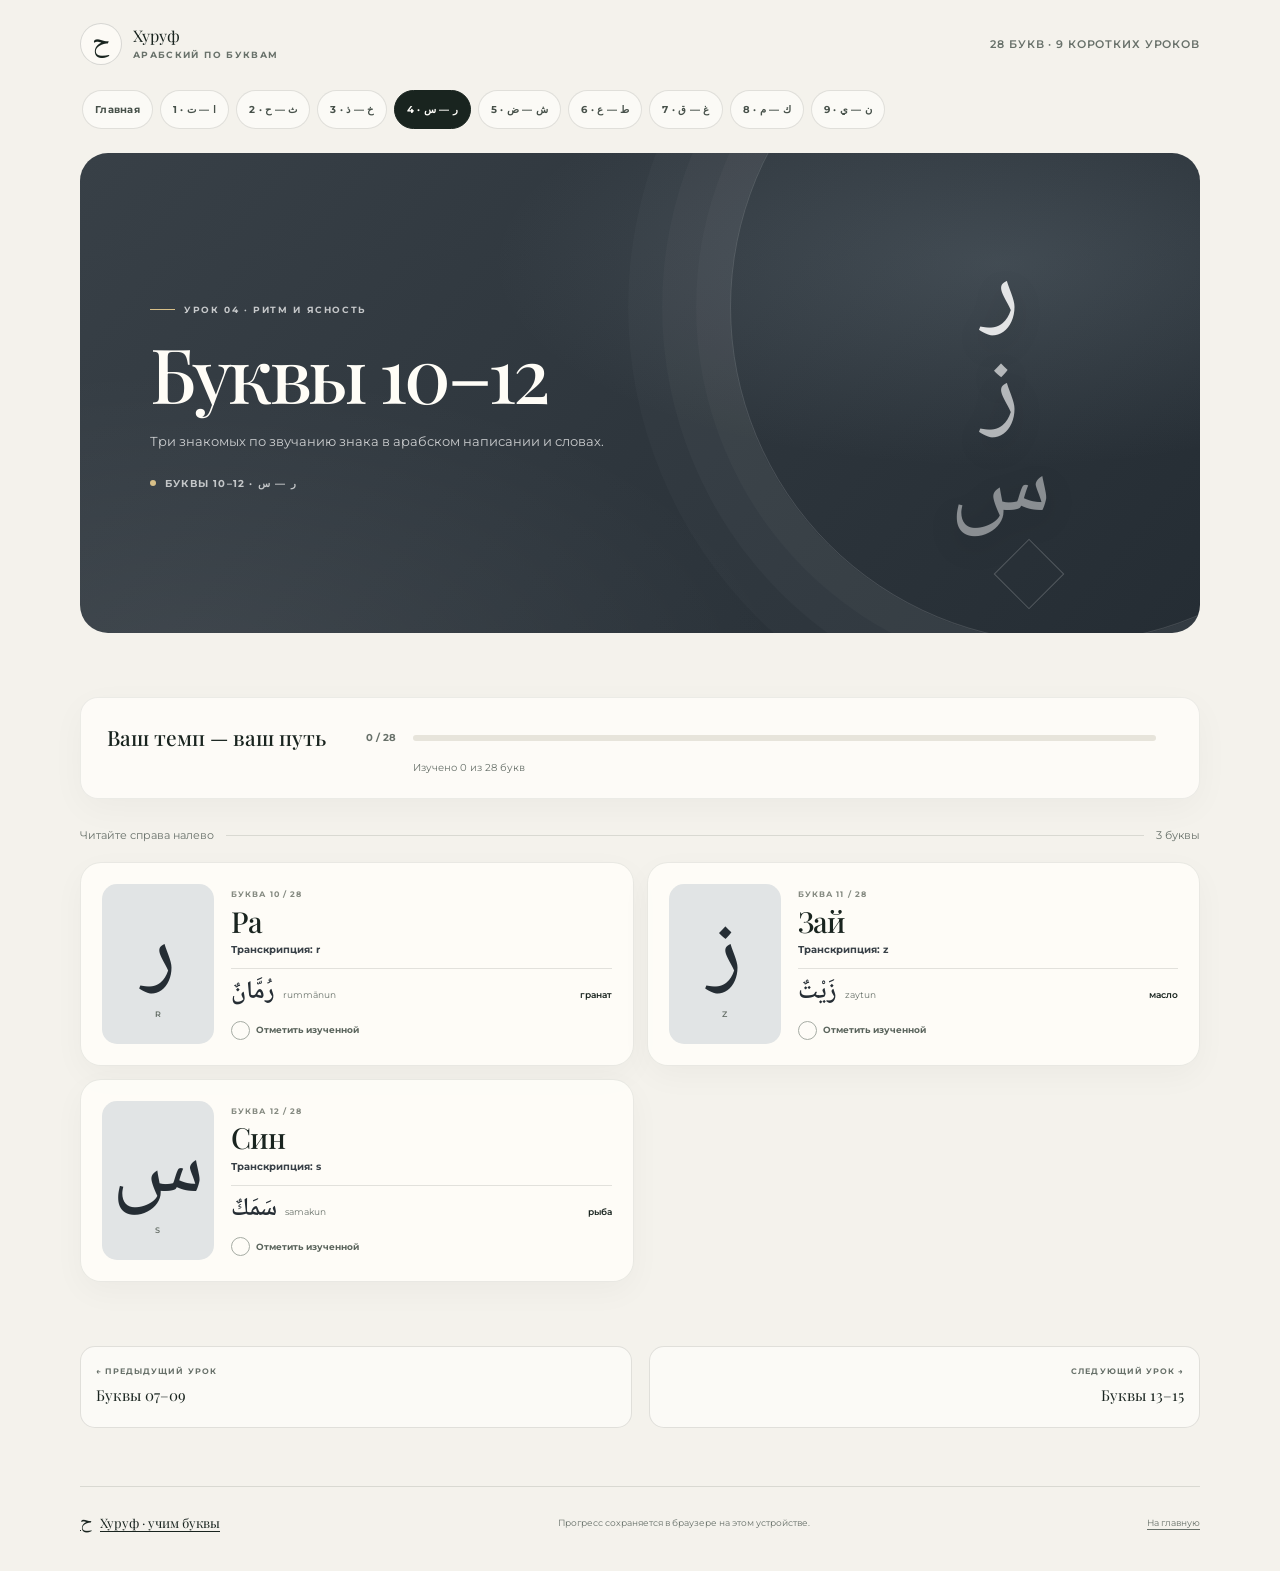
<file: page4.html>
<!doctype html>
<html lang="ru">
<head>
  <meta charset="utf-8">
  <meta name="viewport" content="width=device-width, initial-scale=1">
  <meta name="theme-color" content="#f4f2ec">
  <meta name="description" content="Урок 4 арабского алфавита: буквы ر — س, транскрипция и примеры слов.">
  <title>Урок 4: Буквы 10–12 — Хуруф</title>
  <link rel="icon" href="favicon.svg" type="image/svg+xml">
  <link rel="stylesheet" href="style.css">
</head>
<body data-theme="graphite">
<a class="skip-link" href="#main">К содержанию</a>
  <div class="site-shell">
    <header class="site-header">
      <a class="brand" href="index.html" aria-label="Хуруф — на главную">
        <span class="brand__mark" lang="ar" aria-hidden="true">ح</span>
        <span class="brand__text"><span class="brand__name">Хуруф</span><span class="brand__caption">арабский по буквам</span></span>
      </a>
      <span class="header-note">28 букв · 9 коротких уроков</span>
    </header>
    <nav class="page-nav-wrap" aria-label="Навигация по урокам">
      <div class="page-nav">
        <a class="page-nav__link" href="index.html">Главная</a>
        <a class="page-nav__link" href="page1.html">1 · ا — ت</a>
        <a class="page-nav__link" href="page2.html">2 · ث — ح</a>
        <a class="page-nav__link" href="page3.html">3 · خ — ذ</a>
        <a class="page-nav__link" href="page4.html" aria-current="page">4 · ر — س</a>
        <a class="page-nav__link" href="page5.html">5 · ش — ض</a>
        <a class="page-nav__link" href="page6.html">6 · ط — ع</a>
        <a class="page-nav__link" href="page7.html">7 · غ — ق</a>
        <a class="page-nav__link" href="page8.html">8 · ك — م</a>
        <a class="page-nav__link" href="page9.html">9 · ن — ي</a>
      </div>
    </nav>
    <main id="main">
      <section class="hero" aria-labelledby="lesson-title">
        <div class="hero__inner">
          <div class="hero__copy">
            <p class="eyebrow">Урок 04 · Ритм и ясность</p>
            <h1 id="lesson-title">Буквы 10–12</h1>
            <p class="hero__description">Три знакомых по звучанию знака в арабском написании и словах.</p>
            <span class="hero__index">Буквы 10–12 · ر — س</span>
          </div>
          <div class="hero__art" lang="ar" dir="rtl" aria-hidden="true"><span>ر</span><span>ز</span><span>س</span></div>
        </div>
      </section>

      <section class="section section--compact" aria-label="Прогресс обучения">
        <section class="progress-card" aria-label="Прогресс обучения">
      <div class="progress-card__top">
        <p class="progress-card__title">Ваш темп — ваш путь</p>
        <span class="progress-card__count"><span data-progress-count>0</span> / 28</span>
      </div>
      <div class="progress-track" role="progressbar" aria-label="Изучено букв" aria-valuemin="0" aria-valuemax="28" aria-valuenow="0" aria-valuetext="0 из 28 букв">
        <div class="progress-track__fill" data-progress-bar></div>
      </div>
      <p class="progress-card__note" data-progress-label aria-live="polite">Изучено 0 из 28 букв</p>
    </section>
        <div class="lesson-intro"><span>Читайте справа налево</span><span class="lesson-intro__rule" aria-hidden="true"></span><span>3 буквы</span></div>
        <div class="letter-list">
      <article class="letter-card" id="ra" aria-labelledby="name-ra">
        <div class="letter-card__glyph-wrap">
          <span class="letter-card__glyph" lang="ar" dir="rtl" aria-label="Буква Ра">ر</span>
          <span class="letter-card__latin">r</span>
        </div>
        <div class="letter-card__body">
          <span class="letter-card__number">Буква 10 / 28</span>
          <h2 id="name-ra">Ра</h2>
          <p class="letter-card__transcription">Транскрипция: r</p>
          <div class="example" aria-label="Пример слова">
            <span class="example__arabic" lang="ar" dir="rtl">رُمَّانٌ</span>
            <span class="example__latin">rummānun</span>
            <span class="example__meaning">гранат</span>
          </div>
          <button class="learn-button" type="button" data-letter-id="ra" aria-pressed="false">
            <span data-learn-label>Отметить изученной</span>
          </button>
        </div>
      </article>
      <article class="letter-card" id="zay" aria-labelledby="name-zay">
        <div class="letter-card__glyph-wrap">
          <span class="letter-card__glyph" lang="ar" dir="rtl" aria-label="Буква Зай">ز</span>
          <span class="letter-card__latin">z</span>
        </div>
        <div class="letter-card__body">
          <span class="letter-card__number">Буква 11 / 28</span>
          <h2 id="name-zay">Зай</h2>
          <p class="letter-card__transcription">Транскрипция: z</p>
          <div class="example" aria-label="Пример слова">
            <span class="example__arabic" lang="ar" dir="rtl">زَيْتٌ</span>
            <span class="example__latin">zaytun</span>
            <span class="example__meaning">масло</span>
          </div>
          <button class="learn-button" type="button" data-letter-id="zay" aria-pressed="false">
            <span data-learn-label>Отметить изученной</span>
          </button>
        </div>
      </article>
      <article class="letter-card" id="sin" aria-labelledby="name-sin">
        <div class="letter-card__glyph-wrap">
          <span class="letter-card__glyph" lang="ar" dir="rtl" aria-label="Буква Син">س</span>
          <span class="letter-card__latin">s</span>
        </div>
        <div class="letter-card__body">
          <span class="letter-card__number">Буква 12 / 28</span>
          <h2 id="name-sin">Син</h2>
          <p class="letter-card__transcription">Транскрипция: s</p>
          <div class="example" aria-label="Пример слова">
            <span class="example__arabic" lang="ar" dir="rtl">سَمَكٌ</span>
            <span class="example__latin">samakun</span>
            <span class="example__meaning">рыба</span>
          </div>
          <button class="learn-button" type="button" data-letter-id="sin" aria-pressed="false">
            <span data-learn-label>Отметить изученной</span>
          </button>
        </div>
      </article>
        </div>
      </section>

      <nav class="lesson-pager" aria-label="Переход между уроками">
        <a class="pager-link" href="page3.html"><span class="pager-link__direction">← Предыдущий урок</span><span class="pager-link__title">Буквы 07–09</span></a>
        <a class="pager-link pager-link--next" href="page5.html"><span class="pager-link__direction">Следующий урок →</span><span class="pager-link__title">Буквы 13–15</span></a>
      </nav>
    </main>
<footer class="site-footer">
      <a class="site-footer__brand" href="index.html"><span class="site-footer__mark" lang="ar" aria-hidden="true">ح</span> Хуруф · учим буквы</a>
      <span>Прогресс сохраняется в браузере на этом устройстве.</span>
      <a href="index.html">На главную</a>
    </footer>
  </div>
  <script src="app.js" defer></script>
</body>
</html>
</file>
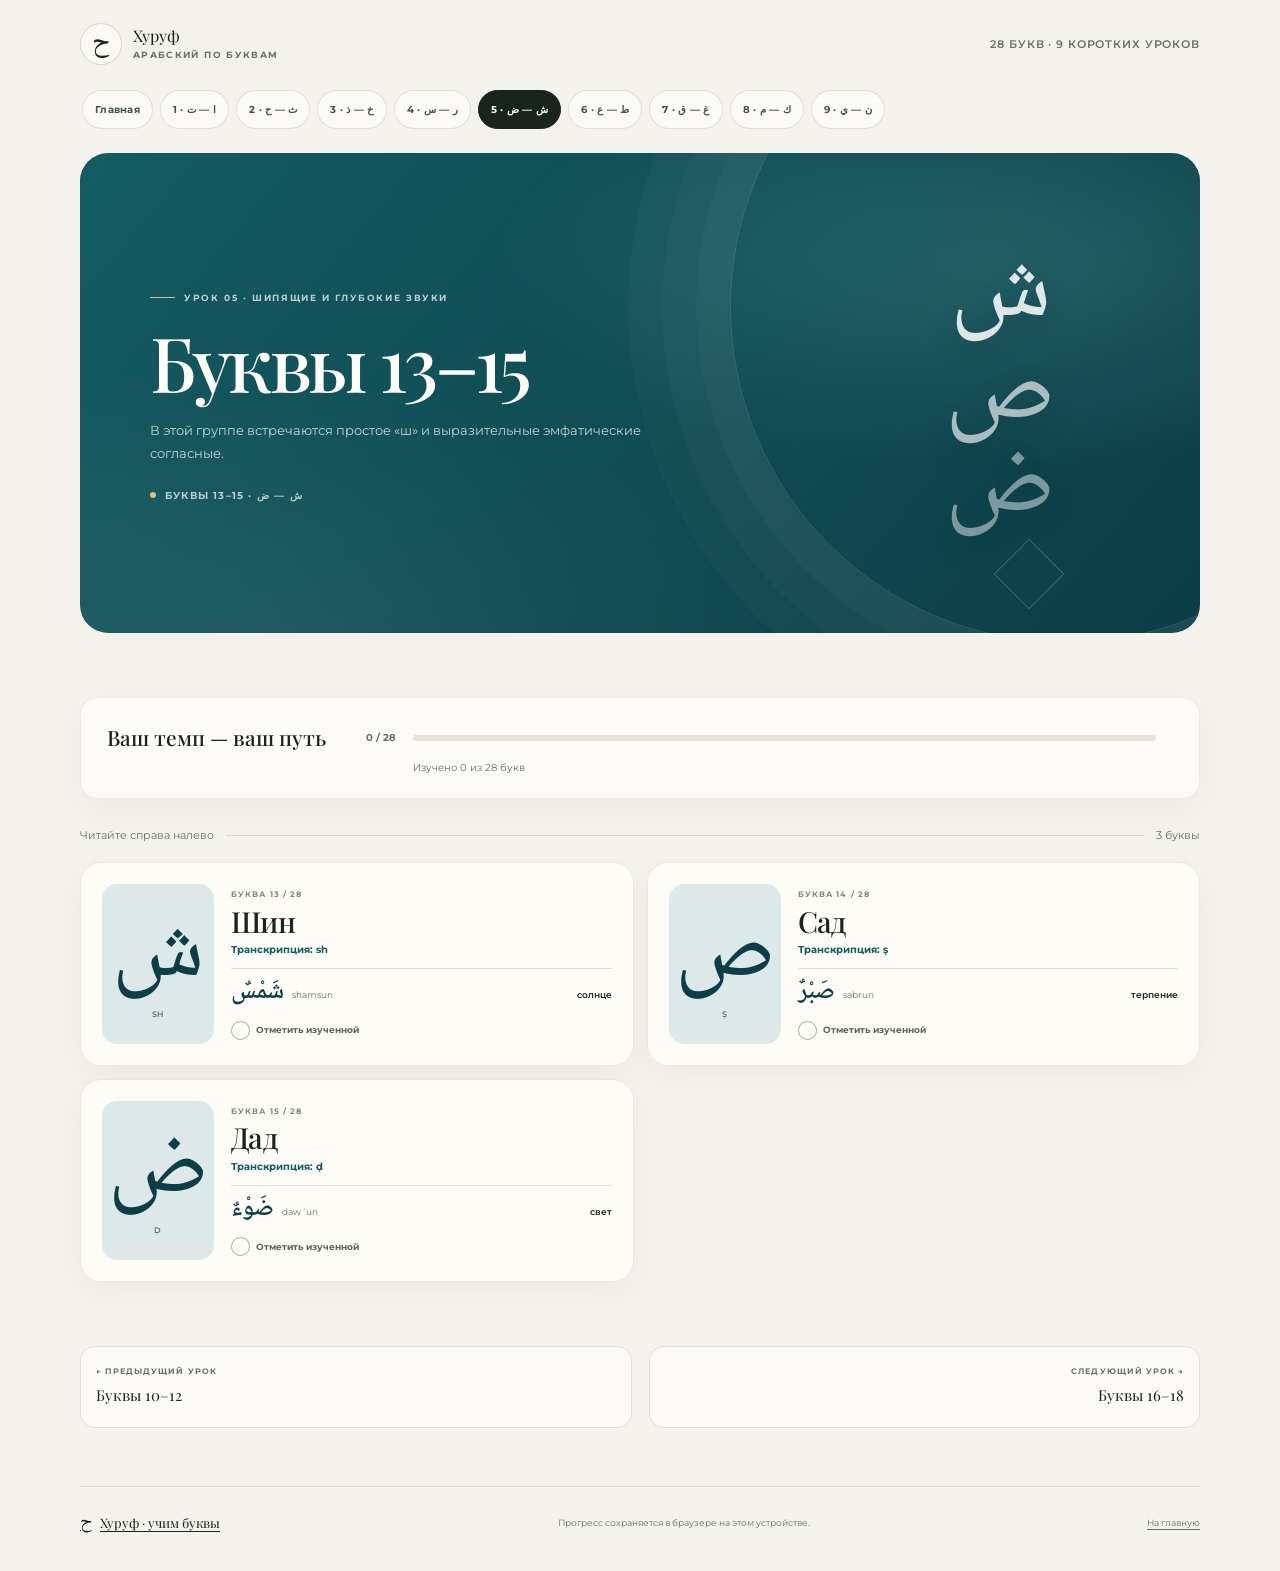
<file: page5.html>
<!doctype html>
<html lang="ru">
<head>
  <meta charset="utf-8">
  <meta name="viewport" content="width=device-width, initial-scale=1">
  <meta name="theme-color" content="#f4f2ec">
  <meta name="description" content="Урок 5 арабского алфавита: буквы ش — ض, транскрипция и примеры слов.">
  <title>Урок 5: Буквы 13–15 — Хуруф</title>
  <link rel="icon" href="favicon.svg" type="image/svg+xml">
  <link rel="stylesheet" href="style.css">
</head>
<body data-theme="teal">
<a class="skip-link" href="#main">К содержанию</a>
  <div class="site-shell">
    <header class="site-header">
      <a class="brand" href="index.html" aria-label="Хуруф — на главную">
        <span class="brand__mark" lang="ar" aria-hidden="true">ح</span>
        <span class="brand__text"><span class="brand__name">Хуруф</span><span class="brand__caption">арабский по буквам</span></span>
      </a>
      <span class="header-note">28 букв · 9 коротких уроков</span>
    </header>
    <nav class="page-nav-wrap" aria-label="Навигация по урокам">
      <div class="page-nav">
        <a class="page-nav__link" href="index.html">Главная</a>
        <a class="page-nav__link" href="page1.html">1 · ا — ت</a>
        <a class="page-nav__link" href="page2.html">2 · ث — ح</a>
        <a class="page-nav__link" href="page3.html">3 · خ — ذ</a>
        <a class="page-nav__link" href="page4.html">4 · ر — س</a>
        <a class="page-nav__link" href="page5.html" aria-current="page">5 · ش — ض</a>
        <a class="page-nav__link" href="page6.html">6 · ط — ع</a>
        <a class="page-nav__link" href="page7.html">7 · غ — ق</a>
        <a class="page-nav__link" href="page8.html">8 · ك — م</a>
        <a class="page-nav__link" href="page9.html">9 · ن — ي</a>
      </div>
    </nav>
    <main id="main">
      <section class="hero" aria-labelledby="lesson-title">
        <div class="hero__inner">
          <div class="hero__copy">
            <p class="eyebrow">Урок 05 · Шипящие и глубокие звуки</p>
            <h1 id="lesson-title">Буквы 13–15</h1>
            <p class="hero__description">В этой группе встречаются простое «ш» и выразительные эмфатические согласные.</p>
            <span class="hero__index">Буквы 13–15 · ش — ض</span>
          </div>
          <div class="hero__art" lang="ar" dir="rtl" aria-hidden="true"><span>ش</span><span>ص</span><span>ض</span></div>
        </div>
      </section>

      <section class="section section--compact" aria-label="Прогресс обучения">
        <section class="progress-card" aria-label="Прогресс обучения">
      <div class="progress-card__top">
        <p class="progress-card__title">Ваш темп — ваш путь</p>
        <span class="progress-card__count"><span data-progress-count>0</span> / 28</span>
      </div>
      <div class="progress-track" role="progressbar" aria-label="Изучено букв" aria-valuemin="0" aria-valuemax="28" aria-valuenow="0" aria-valuetext="0 из 28 букв">
        <div class="progress-track__fill" data-progress-bar></div>
      </div>
      <p class="progress-card__note" data-progress-label aria-live="polite">Изучено 0 из 28 букв</p>
    </section>
        <div class="lesson-intro"><span>Читайте справа налево</span><span class="lesson-intro__rule" aria-hidden="true"></span><span>3 буквы</span></div>
        <div class="letter-list">
      <article class="letter-card" id="shin" aria-labelledby="name-shin">
        <div class="letter-card__glyph-wrap">
          <span class="letter-card__glyph" lang="ar" dir="rtl" aria-label="Буква Шин">ش</span>
          <span class="letter-card__latin">sh</span>
        </div>
        <div class="letter-card__body">
          <span class="letter-card__number">Буква 13 / 28</span>
          <h2 id="name-shin">Шин</h2>
          <p class="letter-card__transcription">Транскрипция: sh</p>
          <div class="example" aria-label="Пример слова">
            <span class="example__arabic" lang="ar" dir="rtl">شَمْسٌ</span>
            <span class="example__latin">shamsun</span>
            <span class="example__meaning">солнце</span>
          </div>
          <button class="learn-button" type="button" data-letter-id="shin" aria-pressed="false">
            <span data-learn-label>Отметить изученной</span>
          </button>
        </div>
      </article>
      <article class="letter-card" id="sad" aria-labelledby="name-sad">
        <div class="letter-card__glyph-wrap">
          <span class="letter-card__glyph" lang="ar" dir="rtl" aria-label="Буква Сад">ص</span>
          <span class="letter-card__latin">ṣ</span>
        </div>
        <div class="letter-card__body">
          <span class="letter-card__number">Буква 14 / 28</span>
          <h2 id="name-sad">Сад</h2>
          <p class="letter-card__transcription">Транскрипция: ṣ</p>
          <div class="example" aria-label="Пример слова">
            <span class="example__arabic" lang="ar" dir="rtl">صَبْرٌ</span>
            <span class="example__latin">ṣabrun</span>
            <span class="example__meaning">терпение</span>
          </div>
          <button class="learn-button" type="button" data-letter-id="sad" aria-pressed="false">
            <span data-learn-label>Отметить изученной</span>
          </button>
        </div>
      </article>
      <article class="letter-card" id="dad" aria-labelledby="name-dad">
        <div class="letter-card__glyph-wrap">
          <span class="letter-card__glyph" lang="ar" dir="rtl" aria-label="Буква Дад">ض</span>
          <span class="letter-card__latin">ḍ</span>
        </div>
        <div class="letter-card__body">
          <span class="letter-card__number">Буква 15 / 28</span>
          <h2 id="name-dad">Дад</h2>
          <p class="letter-card__transcription">Транскрипция: ḍ</p>
          <div class="example" aria-label="Пример слова">
            <span class="example__arabic" lang="ar" dir="rtl">ضَوْءٌ</span>
            <span class="example__latin">ḍawʾun</span>
            <span class="example__meaning">свет</span>
          </div>
          <button class="learn-button" type="button" data-letter-id="dad" aria-pressed="false">
            <span data-learn-label>Отметить изученной</span>
          </button>
        </div>
      </article>
        </div>
      </section>

      <nav class="lesson-pager" aria-label="Переход между уроками">
        <a class="pager-link" href="page4.html"><span class="pager-link__direction">← Предыдущий урок</span><span class="pager-link__title">Буквы 10–12</span></a>
        <a class="pager-link pager-link--next" href="page6.html"><span class="pager-link__direction">Следующий урок →</span><span class="pager-link__title">Буквы 16–18</span></a>
      </nav>
    </main>
<footer class="site-footer">
      <a class="site-footer__brand" href="index.html"><span class="site-footer__mark" lang="ar" aria-hidden="true">ح</span> Хуруф · учим буквы</a>
      <span>Прогресс сохраняется в браузере на этом устройстве.</span>
      <a href="index.html">На главную</a>
    </footer>
  </div>
  <script src="app.js" defer></script>
</body>
</html>
</file>
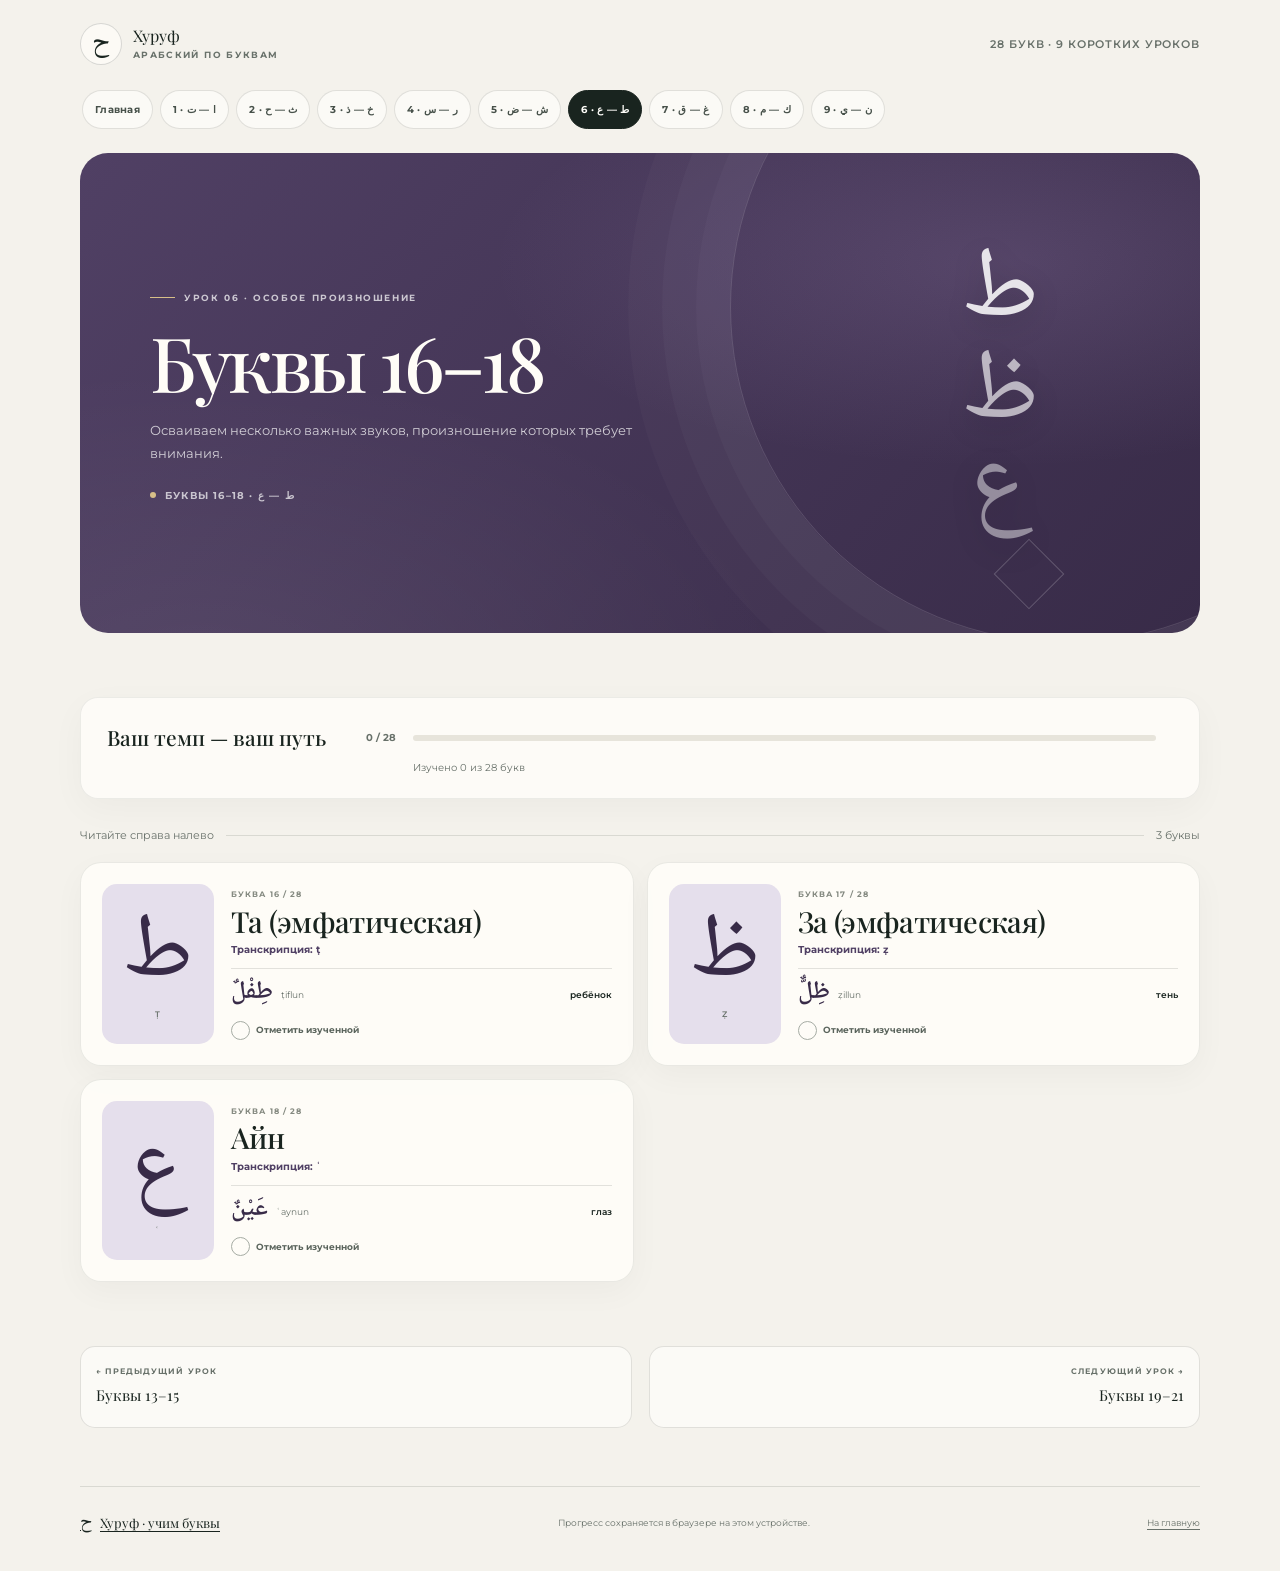
<file: page6.html>
<!doctype html>
<html lang="ru">
<head>
  <meta charset="utf-8">
  <meta name="viewport" content="width=device-width, initial-scale=1">
  <meta name="theme-color" content="#f4f2ec">
  <meta name="description" content="Урок 6 арабского алфавита: буквы ط — ع, транскрипция и примеры слов.">
  <title>Урок 6: Буквы 16–18 — Хуруф</title>
  <link rel="icon" href="favicon.svg" type="image/svg+xml">
  <link rel="stylesheet" href="style.css">
</head>
<body data-theme="plum">
<a class="skip-link" href="#main">К содержанию</a>
  <div class="site-shell">
    <header class="site-header">
      <a class="brand" href="index.html" aria-label="Хуруф — на главную">
        <span class="brand__mark" lang="ar" aria-hidden="true">ح</span>
        <span class="brand__text"><span class="brand__name">Хуруф</span><span class="brand__caption">арабский по буквам</span></span>
      </a>
      <span class="header-note">28 букв · 9 коротких уроков</span>
    </header>
    <nav class="page-nav-wrap" aria-label="Навигация по урокам">
      <div class="page-nav">
        <a class="page-nav__link" href="index.html">Главная</a>
        <a class="page-nav__link" href="page1.html">1 · ا — ت</a>
        <a class="page-nav__link" href="page2.html">2 · ث — ح</a>
        <a class="page-nav__link" href="page3.html">3 · خ — ذ</a>
        <a class="page-nav__link" href="page4.html">4 · ر — س</a>
        <a class="page-nav__link" href="page5.html">5 · ش — ض</a>
        <a class="page-nav__link" href="page6.html" aria-current="page">6 · ط — ع</a>
        <a class="page-nav__link" href="page7.html">7 · غ — ق</a>
        <a class="page-nav__link" href="page8.html">8 · ك — م</a>
        <a class="page-nav__link" href="page9.html">9 · ن — ي</a>
      </div>
    </nav>
    <main id="main">
      <section class="hero" aria-labelledby="lesson-title">
        <div class="hero__inner">
          <div class="hero__copy">
            <p class="eyebrow">Урок 06 · Особое произношение</p>
            <h1 id="lesson-title">Буквы 16–18</h1>
            <p class="hero__description">Осваиваем несколько важных звуков, произношение которых требует внимания.</p>
            <span class="hero__index">Буквы 16–18 · ط — ع</span>
          </div>
          <div class="hero__art" lang="ar" dir="rtl" aria-hidden="true"><span>ط</span><span>ظ</span><span>ع</span></div>
        </div>
      </section>

      <section class="section section--compact" aria-label="Прогресс обучения">
        <section class="progress-card" aria-label="Прогресс обучения">
      <div class="progress-card__top">
        <p class="progress-card__title">Ваш темп — ваш путь</p>
        <span class="progress-card__count"><span data-progress-count>0</span> / 28</span>
      </div>
      <div class="progress-track" role="progressbar" aria-label="Изучено букв" aria-valuemin="0" aria-valuemax="28" aria-valuenow="0" aria-valuetext="0 из 28 букв">
        <div class="progress-track__fill" data-progress-bar></div>
      </div>
      <p class="progress-card__note" data-progress-label aria-live="polite">Изучено 0 из 28 букв</p>
    </section>
        <div class="lesson-intro"><span>Читайте справа налево</span><span class="lesson-intro__rule" aria-hidden="true"></span><span>3 буквы</span></div>
        <div class="letter-list">
      <article class="letter-card" id="tta" aria-labelledby="name-tta">
        <div class="letter-card__glyph-wrap">
          <span class="letter-card__glyph" lang="ar" dir="rtl" aria-label="Буква Та (эмфатическая)">ط</span>
          <span class="letter-card__latin">ṭ</span>
        </div>
        <div class="letter-card__body">
          <span class="letter-card__number">Буква 16 / 28</span>
          <h2 id="name-tta">Та (эмфатическая)</h2>
          <p class="letter-card__transcription">Транскрипция: ṭ</p>
          <div class="example" aria-label="Пример слова">
            <span class="example__arabic" lang="ar" dir="rtl">طِفْلٌ</span>
            <span class="example__latin">ṭiflun</span>
            <span class="example__meaning">ребёнок</span>
          </div>
          <button class="learn-button" type="button" data-letter-id="tta" aria-pressed="false">
            <span data-learn-label>Отметить изученной</span>
          </button>
        </div>
      </article>
      <article class="letter-card" id="zza" aria-labelledby="name-zza">
        <div class="letter-card__glyph-wrap">
          <span class="letter-card__glyph" lang="ar" dir="rtl" aria-label="Буква За (эмфатическая)">ظ</span>
          <span class="letter-card__latin">ẓ</span>
        </div>
        <div class="letter-card__body">
          <span class="letter-card__number">Буква 17 / 28</span>
          <h2 id="name-zza">За (эмфатическая)</h2>
          <p class="letter-card__transcription">Транскрипция: ẓ</p>
          <div class="example" aria-label="Пример слова">
            <span class="example__arabic" lang="ar" dir="rtl">ظِلٌّ</span>
            <span class="example__latin">ẓillun</span>
            <span class="example__meaning">тень</span>
          </div>
          <button class="learn-button" type="button" data-letter-id="zza" aria-pressed="false">
            <span data-learn-label>Отметить изученной</span>
          </button>
        </div>
      </article>
      <article class="letter-card" id="ayn" aria-labelledby="name-ayn">
        <div class="letter-card__glyph-wrap">
          <span class="letter-card__glyph" lang="ar" dir="rtl" aria-label="Буква Айн">ع</span>
          <span class="letter-card__latin">ʿ</span>
        </div>
        <div class="letter-card__body">
          <span class="letter-card__number">Буква 18 / 28</span>
          <h2 id="name-ayn">Айн</h2>
          <p class="letter-card__transcription">Транскрипция: ʿ</p>
          <div class="example" aria-label="Пример слова">
            <span class="example__arabic" lang="ar" dir="rtl">عَيْنٌ</span>
            <span class="example__latin">ʿaynun</span>
            <span class="example__meaning">глаз</span>
          </div>
          <button class="learn-button" type="button" data-letter-id="ayn" aria-pressed="false">
            <span data-learn-label>Отметить изученной</span>
          </button>
        </div>
      </article>
        </div>
      </section>

      <nav class="lesson-pager" aria-label="Переход между уроками">
        <a class="pager-link" href="page5.html"><span class="pager-link__direction">← Предыдущий урок</span><span class="pager-link__title">Буквы 13–15</span></a>
        <a class="pager-link pager-link--next" href="page7.html"><span class="pager-link__direction">Следующий урок →</span><span class="pager-link__title">Буквы 19–21</span></a>
      </nav>
    </main>
<footer class="site-footer">
      <a class="site-footer__brand" href="index.html"><span class="site-footer__mark" lang="ar" aria-hidden="true">ح</span> Хуруф · учим буквы</a>
      <span>Прогресс сохраняется в браузере на этом устройстве.</span>
      <a href="index.html">На главную</a>
    </footer>
  </div>
  <script src="app.js" defer></script>
</body>
</html>
</file>
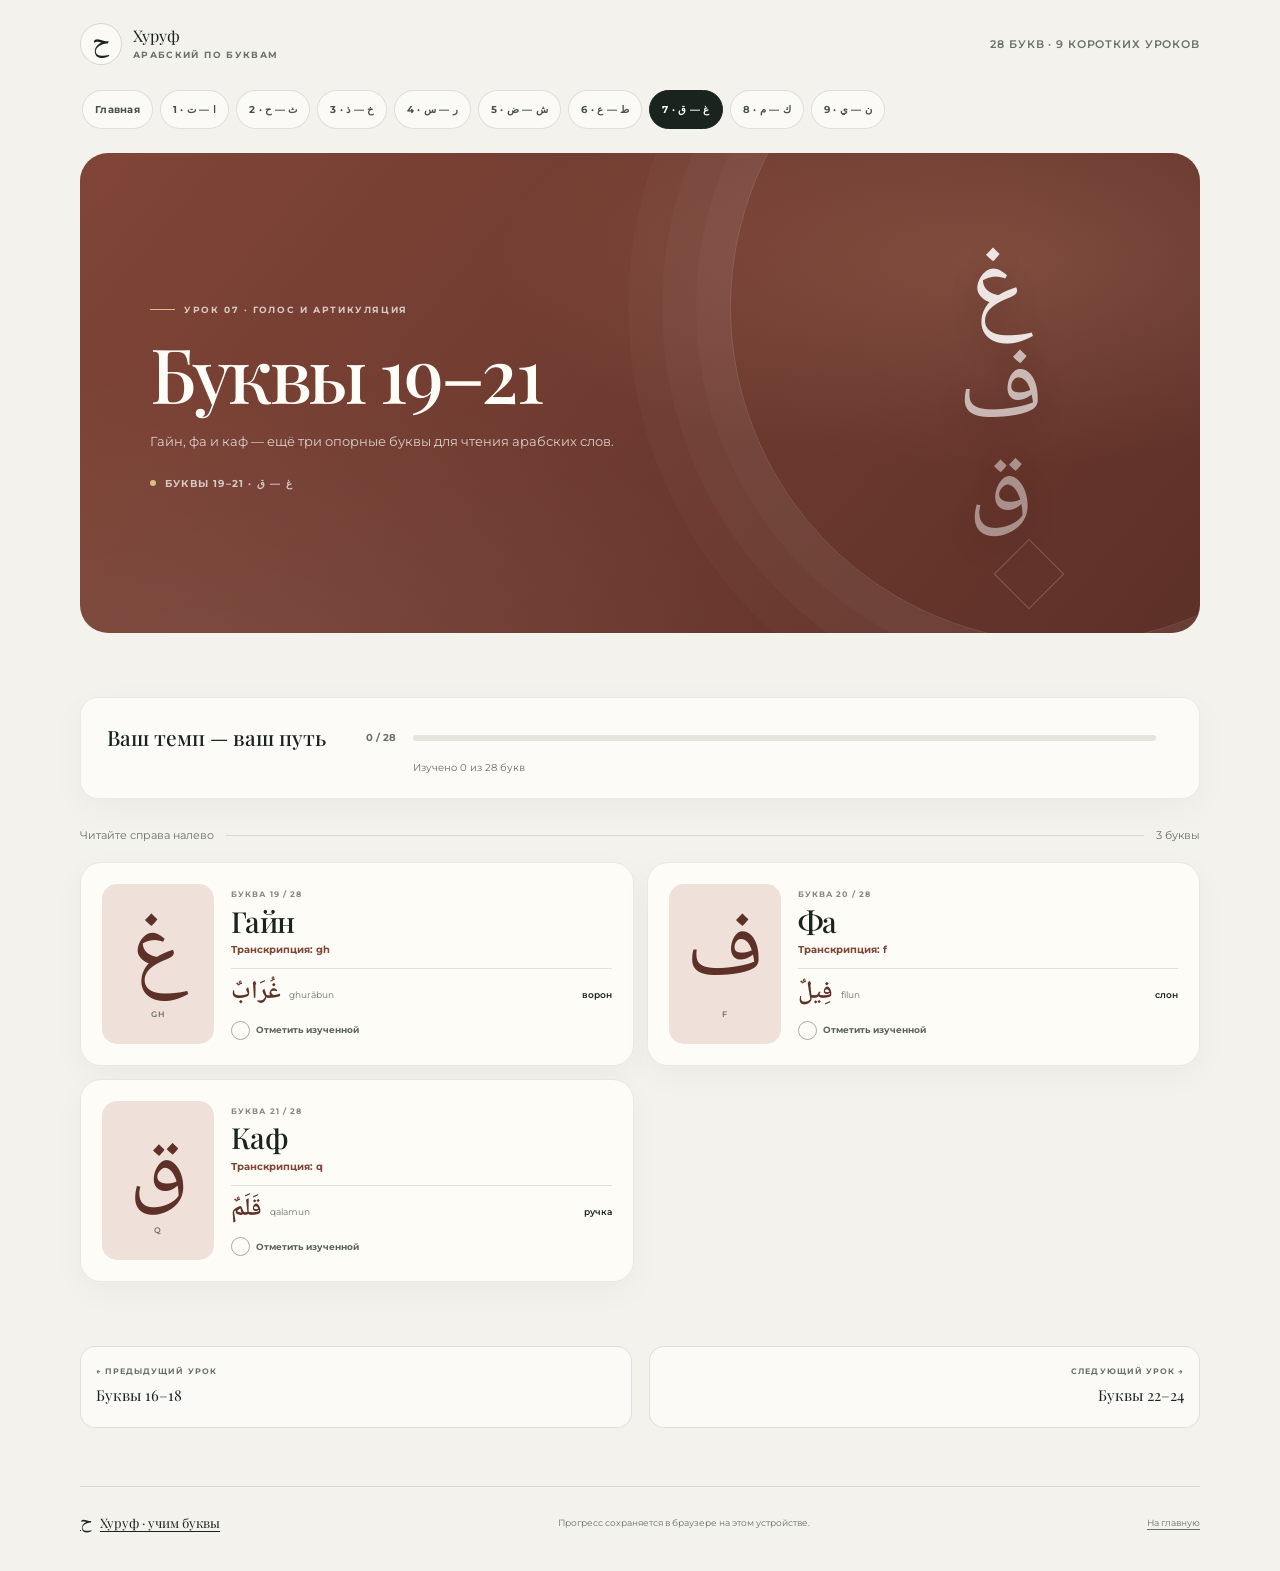
<file: page7.html>
<!doctype html>
<html lang="ru">
<head>
  <meta charset="utf-8">
  <meta name="viewport" content="width=device-width, initial-scale=1">
  <meta name="theme-color" content="#f4f2ec">
  <meta name="description" content="Урок 7 арабского алфавита: буквы غ — ق, транскрипция и примеры слов.">
  <title>Урок 7: Буквы 19–21 — Хуруф</title>
  <link rel="icon" href="favicon.svg" type="image/svg+xml">
  <link rel="stylesheet" href="style.css">
</head>
<body data-theme="terracotta">
<a class="skip-link" href="#main">К содержанию</a>
  <div class="site-shell">
    <header class="site-header">
      <a class="brand" href="index.html" aria-label="Хуруф — на главную">
        <span class="brand__mark" lang="ar" aria-hidden="true">ح</span>
        <span class="brand__text"><span class="brand__name">Хуруф</span><span class="brand__caption">арабский по буквам</span></span>
      </a>
      <span class="header-note">28 букв · 9 коротких уроков</span>
    </header>
    <nav class="page-nav-wrap" aria-label="Навигация по урокам">
      <div class="page-nav">
        <a class="page-nav__link" href="index.html">Главная</a>
        <a class="page-nav__link" href="page1.html">1 · ا — ت</a>
        <a class="page-nav__link" href="page2.html">2 · ث — ح</a>
        <a class="page-nav__link" href="page3.html">3 · خ — ذ</a>
        <a class="page-nav__link" href="page4.html">4 · ر — س</a>
        <a class="page-nav__link" href="page5.html">5 · ش — ض</a>
        <a class="page-nav__link" href="page6.html">6 · ط — ع</a>
        <a class="page-nav__link" href="page7.html" aria-current="page">7 · غ — ق</a>
        <a class="page-nav__link" href="page8.html">8 · ك — م</a>
        <a class="page-nav__link" href="page9.html">9 · ن — ي</a>
      </div>
    </nav>
    <main id="main">
      <section class="hero" aria-labelledby="lesson-title">
        <div class="hero__inner">
          <div class="hero__copy">
            <p class="eyebrow">Урок 07 · Голос и артикуляция</p>
            <h1 id="lesson-title">Буквы 19–21</h1>
            <p class="hero__description">Гайн, фа и каф — ещё три опорные буквы для чтения арабских слов.</p>
            <span class="hero__index">Буквы 19–21 · غ — ق</span>
          </div>
          <div class="hero__art" lang="ar" dir="rtl" aria-hidden="true"><span>غ</span><span>ف</span><span>ق</span></div>
        </div>
      </section>

      <section class="section section--compact" aria-label="Прогресс обучения">
        <section class="progress-card" aria-label="Прогресс обучения">
      <div class="progress-card__top">
        <p class="progress-card__title">Ваш темп — ваш путь</p>
        <span class="progress-card__count"><span data-progress-count>0</span> / 28</span>
      </div>
      <div class="progress-track" role="progressbar" aria-label="Изучено букв" aria-valuemin="0" aria-valuemax="28" aria-valuenow="0" aria-valuetext="0 из 28 букв">
        <div class="progress-track__fill" data-progress-bar></div>
      </div>
      <p class="progress-card__note" data-progress-label aria-live="polite">Изучено 0 из 28 букв</p>
    </section>
        <div class="lesson-intro"><span>Читайте справа налево</span><span class="lesson-intro__rule" aria-hidden="true"></span><span>3 буквы</span></div>
        <div class="letter-list">
      <article class="letter-card" id="ghayn" aria-labelledby="name-ghayn">
        <div class="letter-card__glyph-wrap">
          <span class="letter-card__glyph" lang="ar" dir="rtl" aria-label="Буква Гайн">غ</span>
          <span class="letter-card__latin">gh</span>
        </div>
        <div class="letter-card__body">
          <span class="letter-card__number">Буква 19 / 28</span>
          <h2 id="name-ghayn">Гайн</h2>
          <p class="letter-card__transcription">Транскрипция: gh</p>
          <div class="example" aria-label="Пример слова">
            <span class="example__arabic" lang="ar" dir="rtl">غُرَابٌ</span>
            <span class="example__latin">ghurābun</span>
            <span class="example__meaning">ворон</span>
          </div>
          <button class="learn-button" type="button" data-letter-id="ghayn" aria-pressed="false">
            <span data-learn-label>Отметить изученной</span>
          </button>
        </div>
      </article>
      <article class="letter-card" id="fa" aria-labelledby="name-fa">
        <div class="letter-card__glyph-wrap">
          <span class="letter-card__glyph" lang="ar" dir="rtl" aria-label="Буква Фа">ف</span>
          <span class="letter-card__latin">f</span>
        </div>
        <div class="letter-card__body">
          <span class="letter-card__number">Буква 20 / 28</span>
          <h2 id="name-fa">Фа</h2>
          <p class="letter-card__transcription">Транскрипция: f</p>
          <div class="example" aria-label="Пример слова">
            <span class="example__arabic" lang="ar" dir="rtl">فِيلٌ</span>
            <span class="example__latin">fīlun</span>
            <span class="example__meaning">слон</span>
          </div>
          <button class="learn-button" type="button" data-letter-id="fa" aria-pressed="false">
            <span data-learn-label>Отметить изученной</span>
          </button>
        </div>
      </article>
      <article class="letter-card" id="qaf" aria-labelledby="name-qaf">
        <div class="letter-card__glyph-wrap">
          <span class="letter-card__glyph" lang="ar" dir="rtl" aria-label="Буква Каф">ق</span>
          <span class="letter-card__latin">q</span>
        </div>
        <div class="letter-card__body">
          <span class="letter-card__number">Буква 21 / 28</span>
          <h2 id="name-qaf">Каф</h2>
          <p class="letter-card__transcription">Транскрипция: q</p>
          <div class="example" aria-label="Пример слова">
            <span class="example__arabic" lang="ar" dir="rtl">قَلَمٌ</span>
            <span class="example__latin">qalamun</span>
            <span class="example__meaning">ручка</span>
          </div>
          <button class="learn-button" type="button" data-letter-id="qaf" aria-pressed="false">
            <span data-learn-label>Отметить изученной</span>
          </button>
        </div>
      </article>
        </div>
      </section>

      <nav class="lesson-pager" aria-label="Переход между уроками">
        <a class="pager-link" href="page6.html"><span class="pager-link__direction">← Предыдущий урок</span><span class="pager-link__title">Буквы 16–18</span></a>
        <a class="pager-link pager-link--next" href="page8.html"><span class="pager-link__direction">Следующий урок →</span><span class="pager-link__title">Буквы 22–24</span></a>
      </nav>
    </main>
<footer class="site-footer">
      <a class="site-footer__brand" href="index.html"><span class="site-footer__mark" lang="ar" aria-hidden="true">ح</span> Хуруф · учим буквы</a>
      <span>Прогресс сохраняется в браузере на этом устройстве.</span>
      <a href="index.html">На главную</a>
    </footer>
  </div>
  <script src="app.js" defer></script>
</body>
</html>
</file>
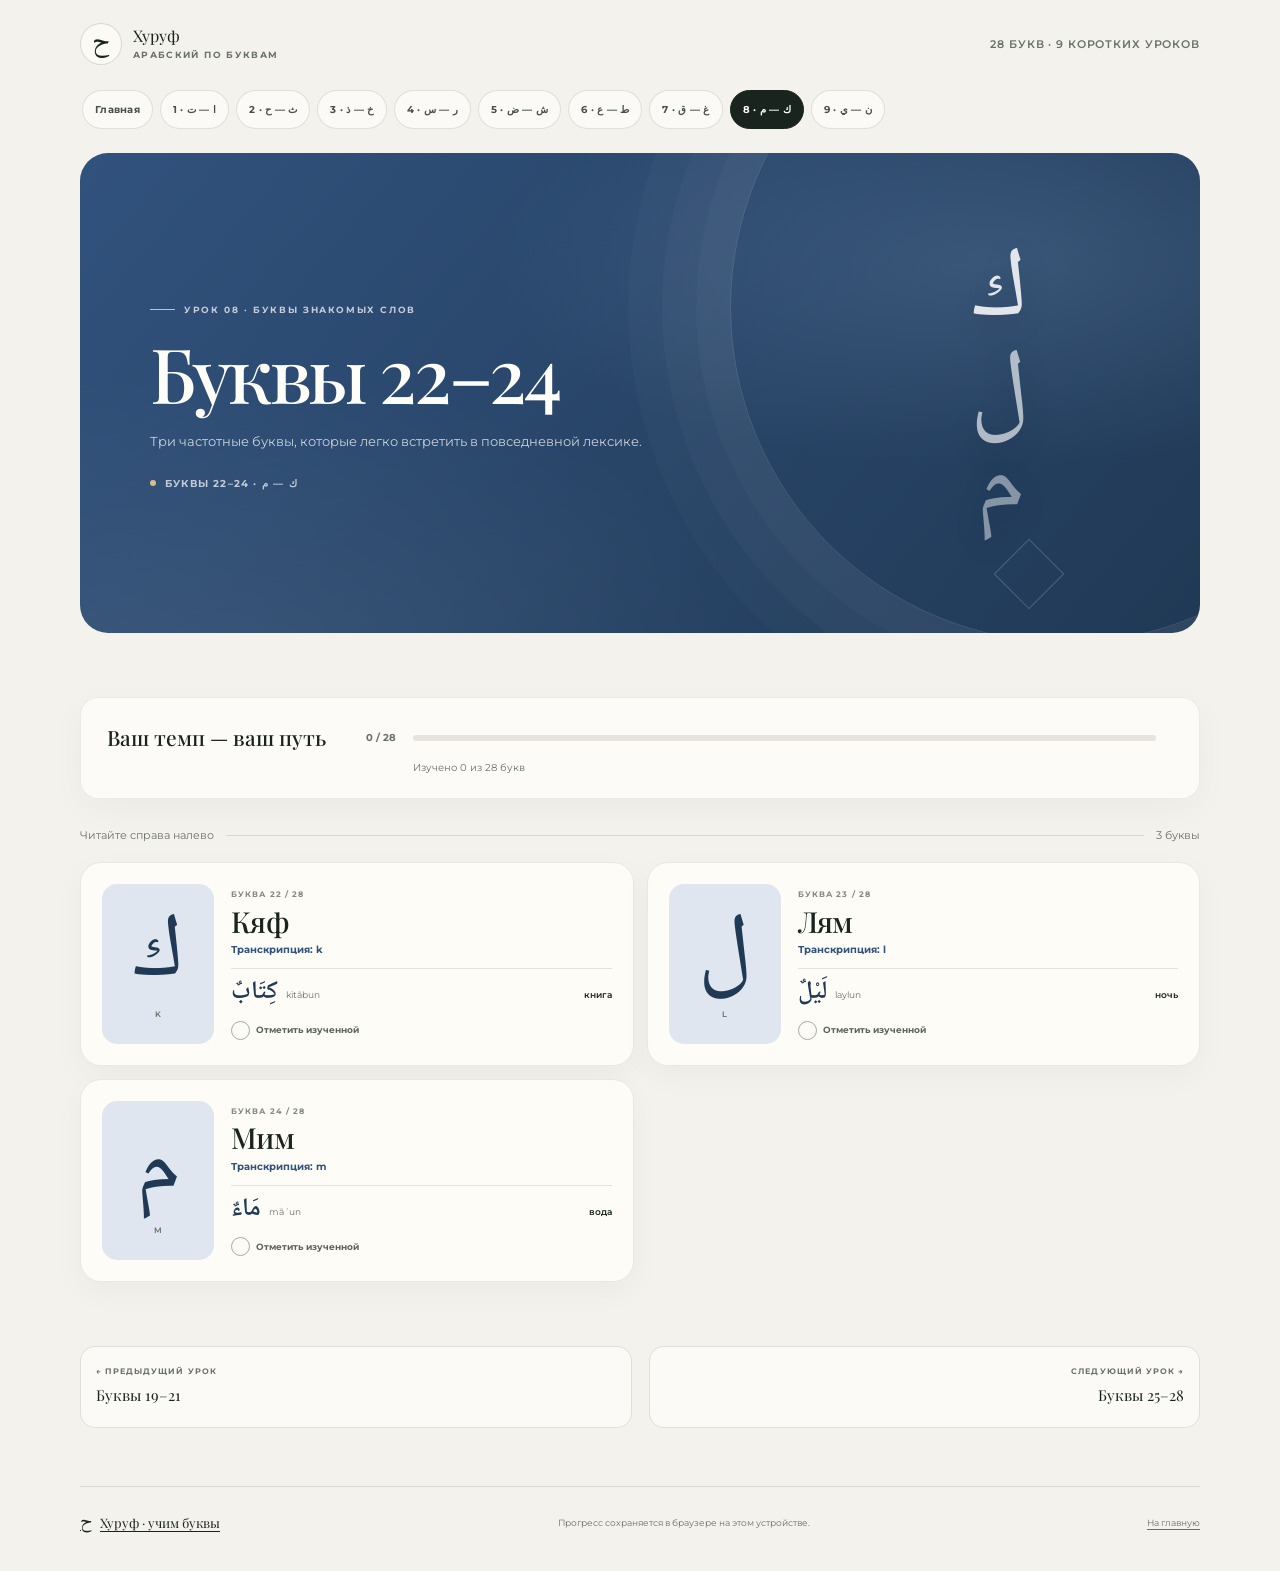
<file: page8.html>
<!doctype html>
<html lang="ru">
<head>
  <meta charset="utf-8">
  <meta name="viewport" content="width=device-width, initial-scale=1">
  <meta name="theme-color" content="#f4f2ec">
  <meta name="description" content="Урок 8 арабского алфавита: буквы ك — م, транскрипция и примеры слов.">
  <title>Урок 8: Буквы 22–24 — Хуруф</title>
  <link rel="icon" href="favicon.svg" type="image/svg+xml">
  <link rel="stylesheet" href="style.css">
</head>
<body data-theme="cobalt">
<a class="skip-link" href="#main">К содержанию</a>
  <div class="site-shell">
    <header class="site-header">
      <a class="brand" href="index.html" aria-label="Хуруф — на главную">
        <span class="brand__mark" lang="ar" aria-hidden="true">ح</span>
        <span class="brand__text"><span class="brand__name">Хуруф</span><span class="brand__caption">арабский по буквам</span></span>
      </a>
      <span class="header-note">28 букв · 9 коротких уроков</span>
    </header>
    <nav class="page-nav-wrap" aria-label="Навигация по урокам">
      <div class="page-nav">
        <a class="page-nav__link" href="index.html">Главная</a>
        <a class="page-nav__link" href="page1.html">1 · ا — ت</a>
        <a class="page-nav__link" href="page2.html">2 · ث — ح</a>
        <a class="page-nav__link" href="page3.html">3 · خ — ذ</a>
        <a class="page-nav__link" href="page4.html">4 · ر — س</a>
        <a class="page-nav__link" href="page5.html">5 · ش — ض</a>
        <a class="page-nav__link" href="page6.html">6 · ط — ع</a>
        <a class="page-nav__link" href="page7.html">7 · غ — ق</a>
        <a class="page-nav__link" href="page8.html" aria-current="page">8 · ك — م</a>
        <a class="page-nav__link" href="page9.html">9 · ن — ي</a>
      </div>
    </nav>
    <main id="main">
      <section class="hero" aria-labelledby="lesson-title">
        <div class="hero__inner">
          <div class="hero__copy">
            <p class="eyebrow">Урок 08 · Буквы знакомых слов</p>
            <h1 id="lesson-title">Буквы 22–24</h1>
            <p class="hero__description">Три частотные буквы, которые легко встретить в повседневной лексике.</p>
            <span class="hero__index">Буквы 22–24 · ك — م</span>
          </div>
          <div class="hero__art" lang="ar" dir="rtl" aria-hidden="true"><span>ك</span><span>ل</span><span>م</span></div>
        </div>
      </section>

      <section class="section section--compact" aria-label="Прогресс обучения">
        <section class="progress-card" aria-label="Прогресс обучения">
      <div class="progress-card__top">
        <p class="progress-card__title">Ваш темп — ваш путь</p>
        <span class="progress-card__count"><span data-progress-count>0</span> / 28</span>
      </div>
      <div class="progress-track" role="progressbar" aria-label="Изучено букв" aria-valuemin="0" aria-valuemax="28" aria-valuenow="0" aria-valuetext="0 из 28 букв">
        <div class="progress-track__fill" data-progress-bar></div>
      </div>
      <p class="progress-card__note" data-progress-label aria-live="polite">Изучено 0 из 28 букв</p>
    </section>
        <div class="lesson-intro"><span>Читайте справа налево</span><span class="lesson-intro__rule" aria-hidden="true"></span><span>3 буквы</span></div>
        <div class="letter-list">
      <article class="letter-card" id="kaf" aria-labelledby="name-kaf">
        <div class="letter-card__glyph-wrap">
          <span class="letter-card__glyph" lang="ar" dir="rtl" aria-label="Буква Кяф">ك</span>
          <span class="letter-card__latin">k</span>
        </div>
        <div class="letter-card__body">
          <span class="letter-card__number">Буква 22 / 28</span>
          <h2 id="name-kaf">Кяф</h2>
          <p class="letter-card__transcription">Транскрипция: k</p>
          <div class="example" aria-label="Пример слова">
            <span class="example__arabic" lang="ar" dir="rtl">كِتَابٌ</span>
            <span class="example__latin">kitābun</span>
            <span class="example__meaning">книга</span>
          </div>
          <button class="learn-button" type="button" data-letter-id="kaf" aria-pressed="false">
            <span data-learn-label>Отметить изученной</span>
          </button>
        </div>
      </article>
      <article class="letter-card" id="lam" aria-labelledby="name-lam">
        <div class="letter-card__glyph-wrap">
          <span class="letter-card__glyph" lang="ar" dir="rtl" aria-label="Буква Лям">ل</span>
          <span class="letter-card__latin">l</span>
        </div>
        <div class="letter-card__body">
          <span class="letter-card__number">Буква 23 / 28</span>
          <h2 id="name-lam">Лям</h2>
          <p class="letter-card__transcription">Транскрипция: l</p>
          <div class="example" aria-label="Пример слова">
            <span class="example__arabic" lang="ar" dir="rtl">لَيْلٌ</span>
            <span class="example__latin">laylun</span>
            <span class="example__meaning">ночь</span>
          </div>
          <button class="learn-button" type="button" data-letter-id="lam" aria-pressed="false">
            <span data-learn-label>Отметить изученной</span>
          </button>
        </div>
      </article>
      <article class="letter-card" id="mim" aria-labelledby="name-mim">
        <div class="letter-card__glyph-wrap">
          <span class="letter-card__glyph" lang="ar" dir="rtl" aria-label="Буква Мим">م</span>
          <span class="letter-card__latin">m</span>
        </div>
        <div class="letter-card__body">
          <span class="letter-card__number">Буква 24 / 28</span>
          <h2 id="name-mim">Мим</h2>
          <p class="letter-card__transcription">Транскрипция: m</p>
          <div class="example" aria-label="Пример слова">
            <span class="example__arabic" lang="ar" dir="rtl">مَاءٌ</span>
            <span class="example__latin">māʾun</span>
            <span class="example__meaning">вода</span>
          </div>
          <button class="learn-button" type="button" data-letter-id="mim" aria-pressed="false">
            <span data-learn-label>Отметить изученной</span>
          </button>
        </div>
      </article>
        </div>
      </section>

      <nav class="lesson-pager" aria-label="Переход между уроками">
        <a class="pager-link" href="page7.html"><span class="pager-link__direction">← Предыдущий урок</span><span class="pager-link__title">Буквы 19–21</span></a>
        <a class="pager-link pager-link--next" href="page9.html"><span class="pager-link__direction">Следующий урок →</span><span class="pager-link__title">Буквы 25–28</span></a>
      </nav>
    </main>
<footer class="site-footer">
      <a class="site-footer__brand" href="index.html"><span class="site-footer__mark" lang="ar" aria-hidden="true">ح</span> Хуруф · учим буквы</a>
      <span>Прогресс сохраняется в браузере на этом устройстве.</span>
      <a href="index.html">На главную</a>
    </footer>
  </div>
  <script src="app.js" defer></script>
</body>
</html>
</file>
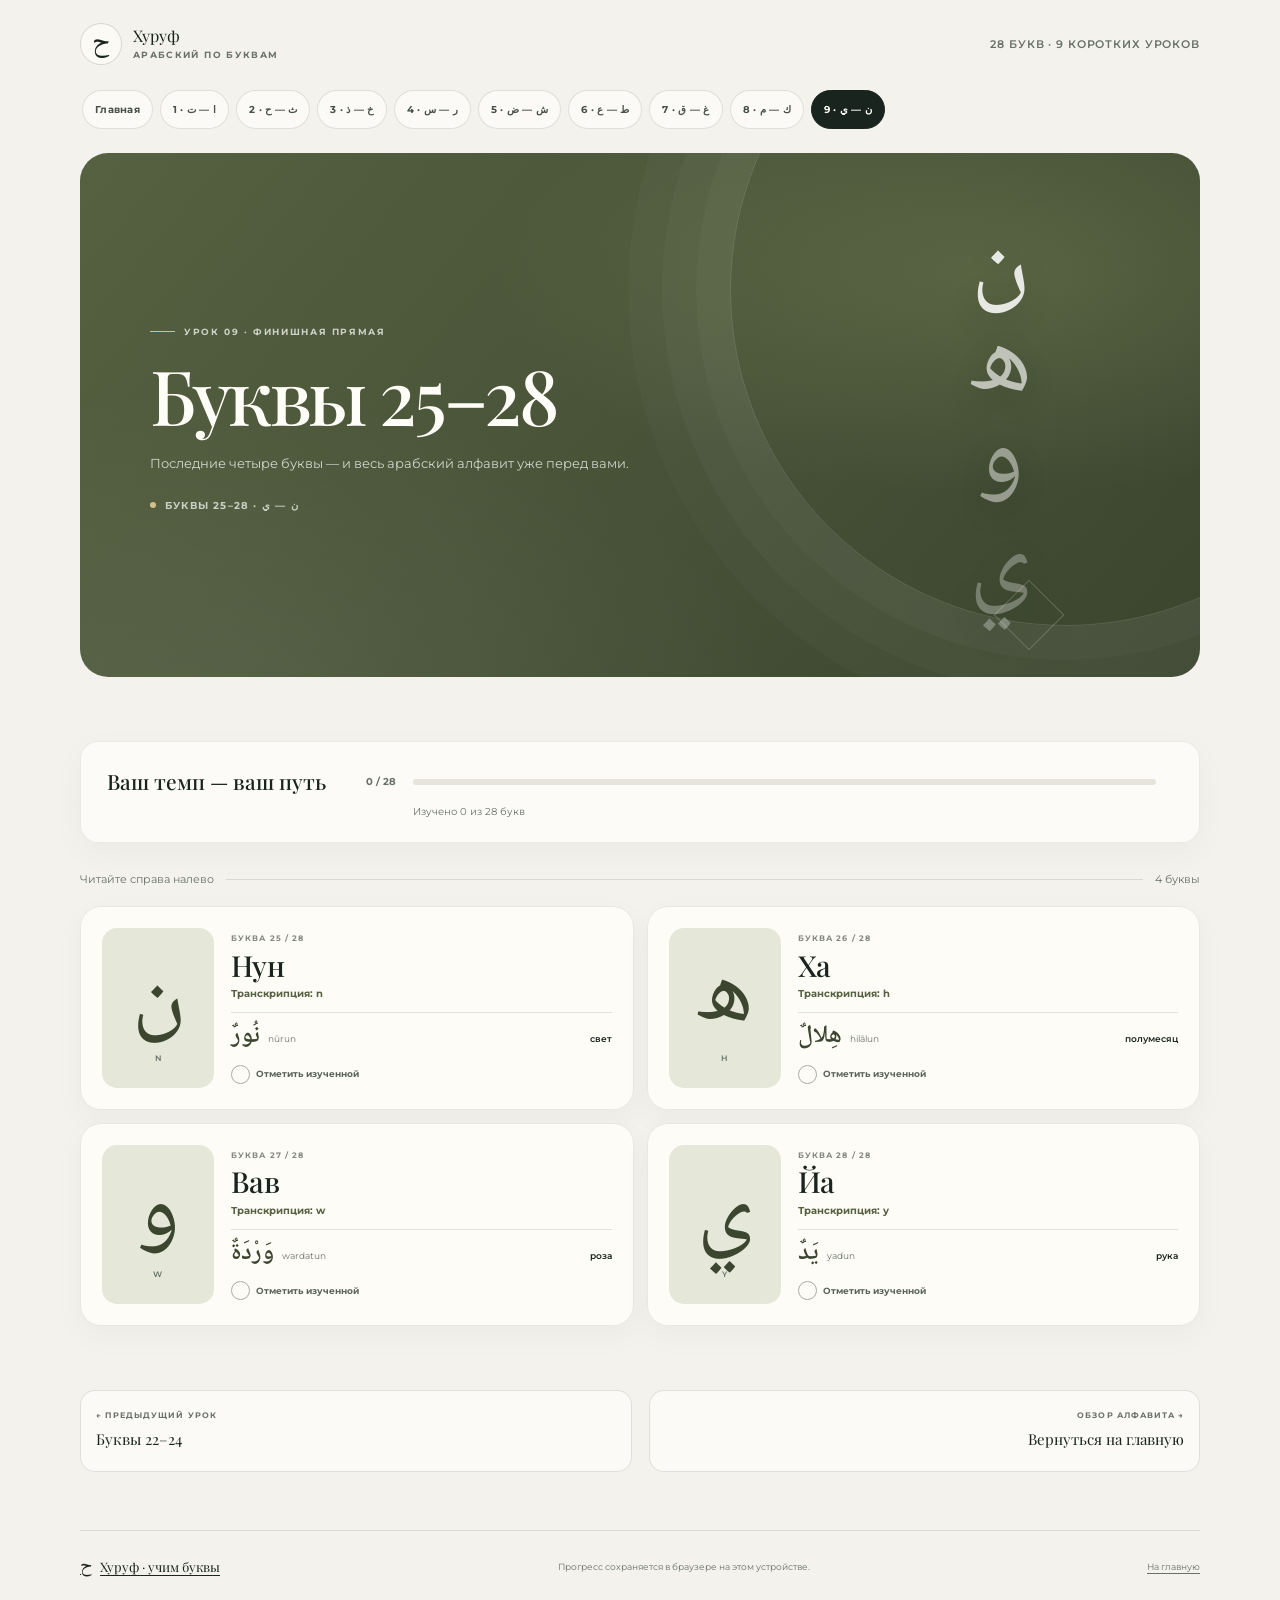
<file: page9.html>
<!doctype html>
<html lang="ru">
<head>
  <meta charset="utf-8">
  <meta name="viewport" content="width=device-width, initial-scale=1">
  <meta name="theme-color" content="#f4f2ec">
  <meta name="description" content="Урок 9 арабского алфавита: буквы ن — ي, транскрипция и примеры слов.">
  <title>Урок 9: Буквы 25–28 — Хуруф</title>
  <link rel="icon" href="favicon.svg" type="image/svg+xml">
  <link rel="stylesheet" href="style.css">
</head>
<body data-theme="olive">
<a class="skip-link" href="#main">К содержанию</a>
  <div class="site-shell">
    <header class="site-header">
      <a class="brand" href="index.html" aria-label="Хуруф — на главную">
        <span class="brand__mark" lang="ar" aria-hidden="true">ح</span>
        <span class="brand__text"><span class="brand__name">Хуруф</span><span class="brand__caption">арабский по буквам</span></span>
      </a>
      <span class="header-note">28 букв · 9 коротких уроков</span>
    </header>
    <nav class="page-nav-wrap" aria-label="Навигация по урокам">
      <div class="page-nav">
        <a class="page-nav__link" href="index.html">Главная</a>
        <a class="page-nav__link" href="page1.html">1 · ا — ت</a>
        <a class="page-nav__link" href="page2.html">2 · ث — ح</a>
        <a class="page-nav__link" href="page3.html">3 · خ — ذ</a>
        <a class="page-nav__link" href="page4.html">4 · ر — س</a>
        <a class="page-nav__link" href="page5.html">5 · ش — ض</a>
        <a class="page-nav__link" href="page6.html">6 · ط — ع</a>
        <a class="page-nav__link" href="page7.html">7 · غ — ق</a>
        <a class="page-nav__link" href="page8.html">8 · ك — م</a>
        <a class="page-nav__link" href="page9.html" aria-current="page">9 · ن — ي</a>
      </div>
    </nav>
    <main id="main">
      <section class="hero" aria-labelledby="lesson-title">
        <div class="hero__inner">
          <div class="hero__copy">
            <p class="eyebrow">Урок 09 · Финишная прямая</p>
            <h1 id="lesson-title">Буквы 25–28</h1>
            <p class="hero__description">Последние четыре буквы — и весь арабский алфавит уже перед вами.</p>
            <span class="hero__index">Буквы 25–28 · ن — ي</span>
          </div>
          <div class="hero__art" lang="ar" dir="rtl" aria-hidden="true"><span>ن</span><span>ه</span><span>و</span><span>ي</span></div>
        </div>
      </section>

      <section class="section section--compact" aria-label="Прогресс обучения">
        <section class="progress-card" aria-label="Прогресс обучения">
      <div class="progress-card__top">
        <p class="progress-card__title">Ваш темп — ваш путь</p>
        <span class="progress-card__count"><span data-progress-count>0</span> / 28</span>
      </div>
      <div class="progress-track" role="progressbar" aria-label="Изучено букв" aria-valuemin="0" aria-valuemax="28" aria-valuenow="0" aria-valuetext="0 из 28 букв">
        <div class="progress-track__fill" data-progress-bar></div>
      </div>
      <p class="progress-card__note" data-progress-label aria-live="polite">Изучено 0 из 28 букв</p>
    </section>
        <div class="lesson-intro"><span>Читайте справа налево</span><span class="lesson-intro__rule" aria-hidden="true"></span><span>4 буквы</span></div>
        <div class="letter-list">
      <article class="letter-card" id="nun" aria-labelledby="name-nun">
        <div class="letter-card__glyph-wrap">
          <span class="letter-card__glyph" lang="ar" dir="rtl" aria-label="Буква Нун">ن</span>
          <span class="letter-card__latin">n</span>
        </div>
        <div class="letter-card__body">
          <span class="letter-card__number">Буква 25 / 28</span>
          <h2 id="name-nun">Нун</h2>
          <p class="letter-card__transcription">Транскрипция: n</p>
          <div class="example" aria-label="Пример слова">
            <span class="example__arabic" lang="ar" dir="rtl">نُورٌ</span>
            <span class="example__latin">nūrun</span>
            <span class="example__meaning">свет</span>
          </div>
          <button class="learn-button" type="button" data-letter-id="nun" aria-pressed="false">
            <span data-learn-label>Отметить изученной</span>
          </button>
        </div>
      </article>
      <article class="letter-card" id="ha2" aria-labelledby="name-ha2">
        <div class="letter-card__glyph-wrap">
          <span class="letter-card__glyph" lang="ar" dir="rtl" aria-label="Буква Ха">ه</span>
          <span class="letter-card__latin">h</span>
        </div>
        <div class="letter-card__body">
          <span class="letter-card__number">Буква 26 / 28</span>
          <h2 id="name-ha2">Ха</h2>
          <p class="letter-card__transcription">Транскрипция: h</p>
          <div class="example" aria-label="Пример слова">
            <span class="example__arabic" lang="ar" dir="rtl">هِلالٌ</span>
            <span class="example__latin">hilālun</span>
            <span class="example__meaning">полумесяц</span>
          </div>
          <button class="learn-button" type="button" data-letter-id="ha2" aria-pressed="false">
            <span data-learn-label>Отметить изученной</span>
          </button>
        </div>
      </article>
      <article class="letter-card" id="waw" aria-labelledby="name-waw">
        <div class="letter-card__glyph-wrap">
          <span class="letter-card__glyph" lang="ar" dir="rtl" aria-label="Буква Вав">و</span>
          <span class="letter-card__latin">w</span>
        </div>
        <div class="letter-card__body">
          <span class="letter-card__number">Буква 27 / 28</span>
          <h2 id="name-waw">Вав</h2>
          <p class="letter-card__transcription">Транскрипция: w</p>
          <div class="example" aria-label="Пример слова">
            <span class="example__arabic" lang="ar" dir="rtl">وَرْدَةٌ</span>
            <span class="example__latin">wardatun</span>
            <span class="example__meaning">роза</span>
          </div>
          <button class="learn-button" type="button" data-letter-id="waw" aria-pressed="false">
            <span data-learn-label>Отметить изученной</span>
          </button>
        </div>
      </article>
      <article class="letter-card" id="ya" aria-labelledby="name-ya">
        <div class="letter-card__glyph-wrap">
          <span class="letter-card__glyph" lang="ar" dir="rtl" aria-label="Буква Йа">ي</span>
          <span class="letter-card__latin">y</span>
        </div>
        <div class="letter-card__body">
          <span class="letter-card__number">Буква 28 / 28</span>
          <h2 id="name-ya">Йа</h2>
          <p class="letter-card__transcription">Транскрипция: y</p>
          <div class="example" aria-label="Пример слова">
            <span class="example__arabic" lang="ar" dir="rtl">يَدٌ</span>
            <span class="example__latin">yadun</span>
            <span class="example__meaning">рука</span>
          </div>
          <button class="learn-button" type="button" data-letter-id="ya" aria-pressed="false">
            <span data-learn-label>Отметить изученной</span>
          </button>
        </div>
      </article>
        </div>
      </section>

      <nav class="lesson-pager" aria-label="Переход между уроками">
        <a class="pager-link" href="page8.html"><span class="pager-link__direction">← Предыдущий урок</span><span class="pager-link__title">Буквы 22–24</span></a>
        <a class="pager-link pager-link--next" href="index.html"><span class="pager-link__direction">Обзор алфавита →</span><span class="pager-link__title">Вернуться на главную</span></a>
      </nav>
    </main>
<footer class="site-footer">
      <a class="site-footer__brand" href="index.html"><span class="site-footer__mark" lang="ar" aria-hidden="true">ح</span> Хуруф · учим буквы</a>
      <span>Прогресс сохраняется в браузере на этом устройстве.</span>
      <a href="index.html">На главную</a>
    </footer>
  </div>
  <script src="app.js" defer></script>
</body>
</html>
</file>
<file: style.css>
@import url('https://fonts.googleapis.com/css2?family=Montserrat:wght@400;500;600;700&family=Noto+Naskh+Arabic:wght@500;600;700&family=Playfair+Display:wght@500;600;700&display=swap');

:root {
  color-scheme: light;
  --paper: #f4f2ec;
  --paper-deep: #ebe7dd;
  --ink: #19241f;
  --muted: #68716a;
  --line: rgba(25, 36, 31, .12);
  --white: #fffefa;
  --font-body: 'Montserrat', Arial, sans-serif;
  --font-display: 'Playfair Display', Georgia, serif;
  --font-arabic: 'Noto Naskh Arabic', 'Times New Roman', serif;
  --content: 1120px;
  --radius-lg: 28px;
  --radius-md: 18px;
  --shadow: 0 24px 70px rgba(33, 38, 33, .08);
}

* { box-sizing: border-box; }
html { scroll-behavior: smooth; scroll-padding-top: 24px; }
body {
  margin: 0;
  min-width: 320px;
  background: var(--paper);
  color: var(--ink);
  font-family: var(--font-body);
  font-size: 15px;
  line-height: 1.7;
  -webkit-font-smoothing: antialiased;
}
body[data-theme='navy'] { --theme: #152744; --theme-dark: #101d32; --theme-soft: #dce3ec; --theme-glow: rgba(152, 179, 209, .17); }
body[data-theme='emerald'] { --theme: #145746; --theme-dark: #103d34; --theme-soft: #d9e8df; --theme-glow: rgba(133, 201, 166, .18); }
body[data-theme='burgundy'] { --theme: #682e40; --theme-dark: #482333; --theme-soft: #eddee2; --theme-glow: rgba(219, 151, 173, .17); }
body[data-theme='sand'] { --theme: #79602f; --theme-dark: #554321; --theme-soft: #eee6d1; --theme-glow: rgba(235, 207, 132, .19); }
body[data-theme='graphite'] { --theme: #384047; --theme-dark: #252d34; --theme-soft: #e1e4e5; --theme-glow: rgba(176, 193, 204, .17); }
body[data-theme='teal'] { --theme: #145b62; --theme-dark: #0d3e47; --theme-soft: #dce9e8; --theme-glow: rgba(132, 204, 204, .17); }
body[data-theme='plum'] { --theme: #504064; --theme-dark: #382b48; --theme-soft: #e5dfec; --theme-glow: rgba(194, 165, 219, .17); }
body[data-theme='terracotta'] { --theme: #804537; --theme-dark: #5d3028; --theme-soft: #efe1da; --theme-glow: rgba(230, 171, 139, .18); }
body[data-theme='cobalt'] { --theme: #31527d; --theme-dark: #203955; --theme-soft: #dfe6ef; --theme-glow: rgba(148, 182, 222, .18); }
body[data-theme='olive'] { --theme: #566141; --theme-dark: #3b452f; --theme-soft: #e5e8d9; --theme-glow: rgba(186, 199, 132, .18); }

a { color: inherit; }
a:focus-visible, button:focus-visible { outline: 3px solid #bd8b43; outline-offset: 4px; }
button { font: inherit; }
::selection { background: #d8c69e; color: #17231f; }

.skip-link {
  position: absolute;
  z-index: 20;
  top: 10px;
  left: 10px;
  padding: 10px 14px;
  transform: translateY(-160%);
  border-radius: 8px;
  background: var(--white);
  color: var(--ink);
}
.skip-link:focus { transform: translateY(0); }
.site-shell { width: min(calc(100% - 32px), var(--content)); margin-inline: auto; }

.site-header {
  display: flex;
  align-items: center;
  justify-content: space-between;
  gap: 16px;
  min-height: 78px;
  padding-block: 12px;
}
.brand {
  display: inline-flex;
  align-items: center;
  gap: 11px;
  text-decoration: none;
}
.brand__mark {
  display: grid;
  width: 42px;
  height: 42px;
  place-items: center;
  border: 1px solid rgba(25, 36, 31, .16);
  border-radius: 50%;
  background: rgba(255, 254, 250, .7);
  font-family: var(--font-arabic);
  font-size: 28px;
  line-height: 1;
}
.brand__text { display: grid; gap: 1px; }
.brand__name { font-family: var(--font-display); font-size: 16px; line-height: 1.25; }
.brand__caption { color: var(--muted); font-size: 9px; font-weight: 700; letter-spacing: .15em; text-transform: uppercase; }
.header-note { display: none; color: var(--muted); font-size: 11px; font-weight: 600; letter-spacing: .08em; text-transform: uppercase; }

.page-nav-wrap { padding: 0 0 17px; }
.page-nav {
  display: flex;
  gap: 7px;
  overflow-x: auto;
  padding: 2px 2px 7px;
  scrollbar-width: thin;
  scrollbar-color: #b7b3a9 transparent;
  -webkit-overflow-scrolling: touch;
}
.page-nav__link {
  display: inline-flex;
  flex: 0 0 auto;
  align-items: center;
  min-height: 39px;
  padding: 7px 12px;
  border: 1px solid var(--line);
  border-radius: 999px;
  background: rgba(255, 254, 250, .66);
  color: #47514a;
  font-size: 10px;
  font-weight: 700;
  letter-spacing: .025em;
  text-decoration: none;
  transition: background .2s ease, color .2s ease, border-color .2s ease, transform .2s ease;
}
.page-nav__link:hover { transform: translateY(-1px); border-color: rgba(25, 36, 31, .25); background: var(--white); }
.page-nav__link[aria-current='page'] { border-color: var(--ink); background: var(--ink); color: var(--white); }

.hero {
  position: relative;
  display: grid;
  min-height: 415px;
  overflow: hidden;
  align-items: center;
  padding: 34px 27px;
  border-radius: var(--radius-lg);
  background:
    radial-gradient(ellipse at 82% 23%, var(--theme-glow), transparent 39%),
    radial-gradient(ellipse at 10% 110%, rgba(255,255,255,.07), transparent 42%),
    linear-gradient(130deg, var(--theme), var(--theme-dark));
  color: #fffdf7;
  isolation: isolate;
}
.hero::before, .hero::after { position: absolute; z-index: -1; content: ''; pointer-events: none; }
.hero::before {
  top: -38%; right: -18%;
  width: min(76vw, 670px); aspect-ratio: 1;
  border: 1px solid rgba(255,255,255,.14); border-radius: 50%;
  box-shadow: 0 0 0 34px rgba(255,255,255,.025), 0 0 0 68px rgba(255,255,255,.025), 0 0 0 102px rgba(255,255,255,.018);
}
.hero::after {
  right: 13%; bottom: 7%;
  width: 48px; height: 48px;
  border: 1px solid rgba(255,255,255,.2);
  transform: rotate(45deg);
}
.hero__inner { display: grid; gap: 24px; }
.hero__copy { position: relative; z-index: 1; max-width: 660px; }
.eyebrow {
  display: inline-flex;
  align-items: center;
  gap: 9px;
  margin: 0 0 17px;
  color: rgba(255,255,255,.72);
  font-size: 9px;
  font-weight: 700;
  letter-spacing: .18em;
  line-height: 1.5;
  text-transform: uppercase;
}
.eyebrow::before { width: 25px; height: 1px; background: #d7bf88; content: ''; }
.hero h1 {
  max-width: 720px;
  margin: 0;
  font-family: var(--font-display);
  font-size: clamp(39px, 10vw, 76px);
  font-weight: 500;
  letter-spacing: -.045em;
  line-height: 1.04;
  text-wrap: balance;
}
.hero__description { max-width: 520px; margin: 18px 0 0; color: rgba(255,255,255,.75); font-size: 13px; line-height: 1.8; }
.hero__art {
  display: flex;
  position: relative;
  z-index: 0;
  align-items: center;
  justify-content: center;
  min-height: 93px;
  gap: clamp(0px, 4vw, 26px);
  color: rgba(255,255,255,.86);
  font-family: var(--font-arabic);
  font-size: clamp(50px, 14vw, 105px);
  line-height: 1;
  direction: rtl;
  user-select: none;
}
.hero__art span { display: inline-block; transform: translateY(var(--offset, 0)); text-shadow: 0 8px 30px rgba(0,0,0,.18); }
.hero__art span:nth-child(2) { --offset: 13px; opacity: .74; }
.hero__art span:nth-child(3) { --offset: -8px; opacity: .53; }
.hero__art span:nth-child(4) { --offset: 9px; opacity: .34; }
.hero__index {
  display: inline-flex;
  align-items: center;
  gap: 9px;
  margin-top: 21px;
  color: rgba(255,255,255,.7);
  font-size: 10px;
  font-weight: 700;
  letter-spacing: .12em;
  text-transform: uppercase;
}
.hero__index::before { width: 6px; height: 6px; border-radius: 50%; background: #d7bf88; content: ''; }
.hero--home { min-height: 510px; }
.hero--home .hero__description { font-size: 14px; }
.hero--home .button { margin-top: 24px; }

.button {
  display: inline-flex;
  min-height: 48px;
  align-items: center;
  justify-content: center;
  gap: 11px;
  padding: 11px 18px;
  border: 1px solid transparent;
  border-radius: 999px;
  background: #f2e3c1;
  color: #1b2922;
  font-size: 11px;
  font-weight: 700;
  text-decoration: none;
  transition: transform .2s ease, background .2s ease, box-shadow .2s ease;
}
.button:hover { transform: translateY(-2px); background: #fff0ce; box-shadow: 0 9px 24px rgba(0,0,0,.14); }
.button__arrow { font-size: 16px; line-height: 1; }
.button--light { border-color: rgba(255,255,255,.25); background: rgba(255,255,255,.09); color: white; }
.button--light:hover { background: rgba(255,255,255,.18); }

.section { padding-block: 54px; }
.section--compact { padding-block: 38px; }
.section-heading { display: flex; align-items: end; justify-content: space-between; gap: 20px; margin-bottom: 21px; }
.section-heading__label { display: block; margin-bottom: 6px; color: #7e8279; font-size: 9px; font-weight: 700; letter-spacing: .16em; text-transform: uppercase; }
.section-heading h2 { margin: 0; font-family: var(--font-display); font-size: clamp(28px, 7vw, 40px); font-weight: 500; letter-spacing: -.035em; line-height: 1.15; }
.section-heading p { max-width: 410px; margin: 0; color: var(--muted); font-size: 11px; line-height: 1.75; }

.progress-card {
  display: grid;
  gap: 17px;
  padding: 21px;
  border: 1px solid rgba(25,36,31,.08);
  border-radius: var(--radius-md);
  background: rgba(255,254,250,.78);
  box-shadow: 0 10px 35px rgba(33,38,33,.035);
}
.progress-card__top { display: flex; align-items: center; justify-content: space-between; gap: 12px; }
.progress-card__title { margin: 0; font-family: var(--font-display); font-size: 21px; font-weight: 500; }
.progress-card__count { color: var(--muted); font-size: 10px; font-weight: 700; white-space: nowrap; }
.progress-track { height: 6px; overflow: hidden; border-radius: 10px; background: #e7e4db; }
.progress-track__fill { width: 0; height: 100%; border-radius: inherit; background: linear-gradient(90deg, #c4a66b, #748b6e); transition: width .35s ease; }
.progress-card__note { margin: -7px 0 0; color: var(--muted); font-size: 10px; }

.alphabet-grid { display: grid; grid-template-columns: repeat(4, minmax(0, 1fr)); gap: 8px; }
.alphabet-tile {
  display: grid;
  min-height: 76px;
  align-content: center;
  justify-items: center;
  gap: 1px;
  border: 1px solid var(--line);
  border-radius: 13px;
  background: rgba(255,254,250,.64);
  text-decoration: none;
  transition: transform .18s ease, background .18s ease, border-color .18s ease;
}
.alphabet-tile:hover { transform: translateY(-2px); border-color: rgba(25,36,31,.28); background: var(--white); }
.alphabet-tile__glyph { font-family: var(--font-arabic); font-size: 29px; line-height: 1.15; }
.alphabet-tile__name { color: var(--muted); font-size: 8px; }

.letter-list { display: grid; gap: 13px; }
.letter-card {
  display: grid;
  position: relative;
  grid-template-columns: 82px minmax(0, 1fr);
  gap: 12px;
  padding: 16px;
  border: 1px solid rgba(25,36,31,.09);
  border-radius: 21px;
  background: rgba(255,254,250,.84);
  box-shadow: 0 10px 32px rgba(33,38,33,.035);
  transition: border-color .2s ease, transform .2s ease, box-shadow .2s ease;
  scroll-margin-top: 20px;
}
.letter-card:hover { transform: translateY(-2px); border-color: rgba(25,36,31,.17); box-shadow: var(--shadow); }
.letter-card.is-learned { border-color: rgba(51,105,75,.35); background: #f8fbf6; }
.letter-card__glyph-wrap {
  display: grid;
  min-height: 112px;
  align-content: center;
  justify-items: center;
  border-radius: 15px;
  background: var(--theme-soft);
  color: var(--theme-dark);
}
.letter-card__glyph { font-family: var(--font-arabic); font-size: 68px; line-height: 1.1; }
.letter-card__latin { margin-top: 2px; color: var(--muted); font-size: 8px; font-weight: 600; letter-spacing: .11em; text-transform: uppercase; }
.letter-card__body { min-width: 0; padding-block: 1px; }
.letter-card__number { display: block; margin-bottom: 3px; color: #858a81; font-size: 8px; font-weight: 700; letter-spacing: .14em; text-transform: uppercase; }
.letter-card h2 { margin: 0; font-family: var(--font-display); font-size: 25px; font-weight: 500; letter-spacing: -.02em; line-height: 1.15; }
.letter-card__transcription { margin: 3px 0 10px; color: var(--theme); font-size: 10px; font-weight: 700; }
.example { display: flex; flex-wrap: wrap; align-items: baseline; gap: 4px 8px; padding-top: 8px; border-top: 1px solid var(--line); }
.example__arabic { color: var(--theme-dark); font-family: var(--font-arabic); font-size: 25px; font-weight: 600; line-height: 1.25; direction: rtl; unicode-bidi: isolate; }
.example__latin { color: var(--muted); font-size: 9px; }
.example__meaning { margin-left: auto; color: var(--ink); font-size: 9px; font-weight: 600; }
.learn-button {
  display: inline-flex;
  align-items: center;
  gap: 6px;
  margin-top: 12px;
  padding: 0;
  border: 0;
  background: transparent;
  color: #59635b;
  cursor: pointer;
  font-size: 9px;
  font-weight: 700;
}
.learn-button::before { display: grid; width: 17px; height: 17px; place-items: center; border: 1px solid #a6aca4; border-radius: 50%; content: ''; font-size: 11px; line-height: 1; }
.learn-button[aria-pressed='true'] { color: #34704e; }
.learn-button[aria-pressed='true']::before { border-color: #34704e; background: #34704e; color: white; content: '✓'; }

.lesson-intro { display: flex; align-items: center; gap: 12px; margin: 27px 0 18px; color: var(--muted); font-size: 11px; }
.lesson-intro__rule { flex: 1; height: 1px; background: var(--line); }
.lesson-pager { display: grid; grid-template-columns: 1fr 1fr; gap: 10px; padding-bottom: 47px; }
.pager-link {
  display: grid;
  min-height: 82px;
  align-content: center;
  gap: 4px;
  padding: 12px 15px;
  border: 1px solid var(--line);
  border-radius: 15px;
  background: rgba(255,254,250,.66);
  text-decoration: none;
  transition: background .2s ease, transform .2s ease;
}
.pager-link:hover { transform: translateY(-2px); background: var(--white); }
.pager-link--next { text-align: right; }
.pager-link--disabled { visibility: hidden; }
.pager-link__direction { color: var(--muted); font-size: 8px; font-weight: 700; letter-spacing: .13em; text-transform: uppercase; }
.pager-link__title { font-family: var(--font-display); font-size: 15px; }

.info-strip { display: grid; gap: 14px; padding: 22px; border-radius: 19px; background: #e9e6dc; }
.info-strip__number { color: #716b5f; font-family: var(--font-display); font-size: 27px; line-height: 1; }
.info-strip h3 { margin: 0 0 5px; font-family: var(--font-display); font-size: 19px; font-weight: 500; }
.info-strip p { margin: 0; color: #646a62; font-size: 10px; line-height: 1.8; }

.site-footer { display: flex; flex-direction: column; gap: 10px; padding-block: 20px 32px; border-top: 1px solid var(--line); color: var(--muted); font-size: 9px; }
.site-footer__brand { display: inline-flex; align-items: center; gap: 8px; font-family: var(--font-display); font-size: 13px; color: var(--ink); }
.site-footer__mark { font-family: var(--font-arabic); font-size: 19px; }
.site-footer a { text-underline-offset: 3px; }
.visually-hidden { position: absolute !important; width: 1px !important; height: 1px !important; overflow: hidden !important; clip: rect(1px, 1px, 1px, 1px) !important; white-space: nowrap !important; clip-path: inset(50%) !important; }

@media (min-width: 620px) {
  .site-shell { width: min(calc(100% - 52px), var(--content)); }
  .header-note { display: block; }
  .hero { min-height: 455px; padding: 54px 52px; }
  .hero__inner { grid-template-columns: minmax(0, 1fr) 200px; align-items: center; gap: 15px; }
  .hero__art { flex-direction: column; min-height: 250px; gap: 0; font-size: 83px; }
  .hero__art span:nth-child(2) { --offset: 2px; }
  .hero__art span:nth-child(3) { --offset: -5px; }
  .hero__art span:nth-child(4) { --offset: 1px; }
  .hero--home { min-height: 540px; }
  .hero--home .hero__inner { grid-template-columns: minmax(0, 1fr) 250px; }
  .hero--home .hero__art { font-size: 106px; }
  .section { padding-block: 64px; }
  .progress-card { grid-template-columns: minmax(175px, .7fr) minmax(0, 1.8fr) auto; align-items: center; padding: 22px 26px; }
  .progress-card__note { grid-column: 2 / 4; margin-top: -14px; }
  .alphabet-grid { grid-template-columns: repeat(7, minmax(0, 1fr)); gap: 11px; }
  .alphabet-tile { min-height: 90px; }
  .letter-list { grid-template-columns: repeat(2, minmax(0, 1fr)); }
  .letter-card { grid-template-columns: 94px minmax(0, 1fr); padding: 18px; }
  .letter-card__glyph-wrap { min-height: 145px; }
  .letter-card__glyph { font-size: 82px; }
  .info-strip { grid-template-columns: 74px 1fr; align-items: center; gap: 20px; padding: 26px 30px; }
  .site-footer { flex-direction: row; align-items: center; justify-content: space-between; }
  .lesson-pager { gap: 17px; }
}

@media (min-width: 920px) {
  .site-header { min-height: 88px; }
  .hero { min-height: 480px; padding: 62px 70px; }
  .hero__inner { grid-template-columns: minmax(0, 1fr) 260px; }
  .hero__art { font-size: 100px; }
  .hero--home { min-height: 575px; }
  .hero--home .hero__inner { grid-template-columns: minmax(0, 1fr) 320px; }
  .hero--home .hero__art { font-size: 126px; }
  .section-heading { margin-bottom: 25px; }
  .letter-card { grid-template-columns: 112px minmax(0, 1fr); gap: 17px; padding: 21px; }
  .letter-card__glyph-wrap { min-height: 158px; }
  .letter-card__glyph { font-size: 91px; }
  .letter-card__body { padding-block: 4px; }
  .letter-card h2 { font-size: 29px; }
  .lesson-pager { padding-bottom: 58px; }
}

@media (prefers-reduced-motion: reduce) {
  *, *::before, *::after { scroll-behavior: auto !important; animation-duration: .01ms !important; animation-iteration-count: 1 !important; transition-duration: .01ms !important; }
}
</file>
